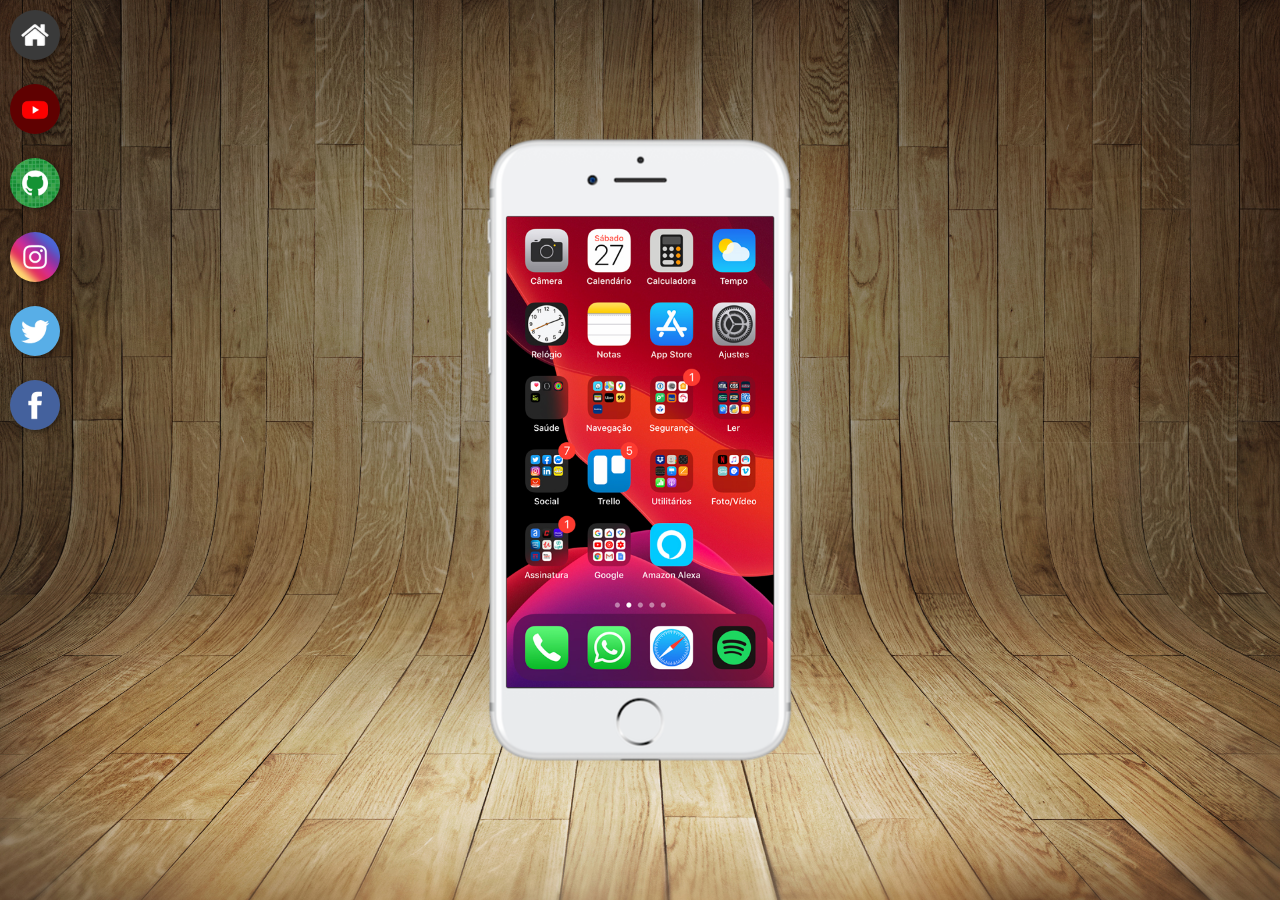
<file: index.html>
<!DOCTYPE html>
<html lang="en">
<head>
    <meta charset="UTF-8">
    <meta http-equiv="X-UA-Compatible" content="IE=edge">
    <meta name="viewport" content="width=device-width, initial-scale=1.0">
    <link rel="shortcut icon" href="favicon.ico" type="image/x-icon">
    <link rel="stylesheet" href="estilos/style.css">
    <title>Projeto redes sociais</title>
</head>
<body>
    <main>
        <section id="telefone">
            <iframe src="home.html" name="tela" id="tela" frameborder="0"></iframe>r
        </section>
        <section id="redes-sociais">
            <a href="#" target="tela"><img src="imagens/logo-home.jpg" alt="Home"></a><br>
            <a href="youtube.html" target="tela"><img src="imagens/logo-youtube.jpg" alt="YouTube"></a><br>
            <a href="github.html" target="tela"><img src="imagens/logo-github.jpg" alt="GitHub"></a><br>
            <a href="instagram.html" target="tela"><img src="imagens/logo-instagram.jpg" alt="Instagram"></a><br>
            <a href="twitter.html" target="tela"><img src="imagens/logo-twitter.jpg" alt="Twitter"></a><br>
            <a href="facebook.html" target="tela"><img src="imagens/logo-facebook.jpg" alt="Facebook"></a>
        </section>
    </main>
</body>
</html>
</file>
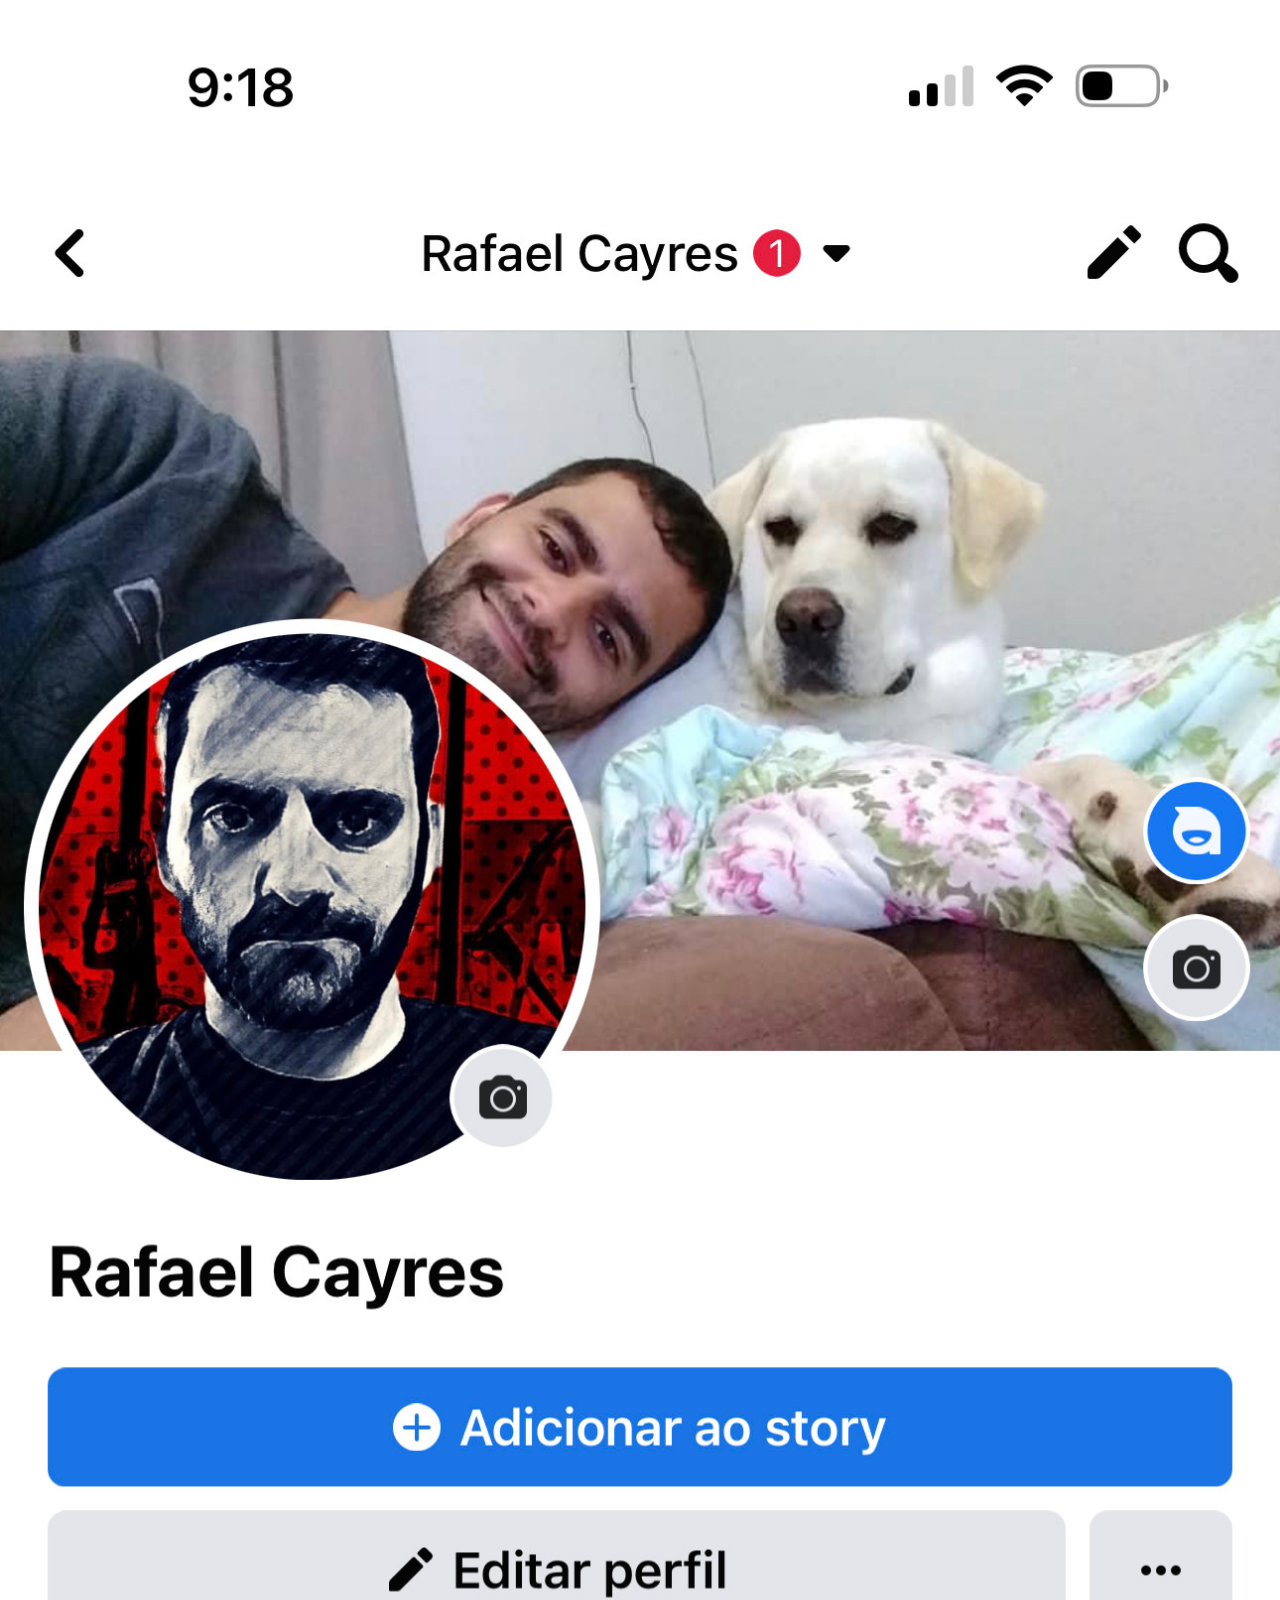
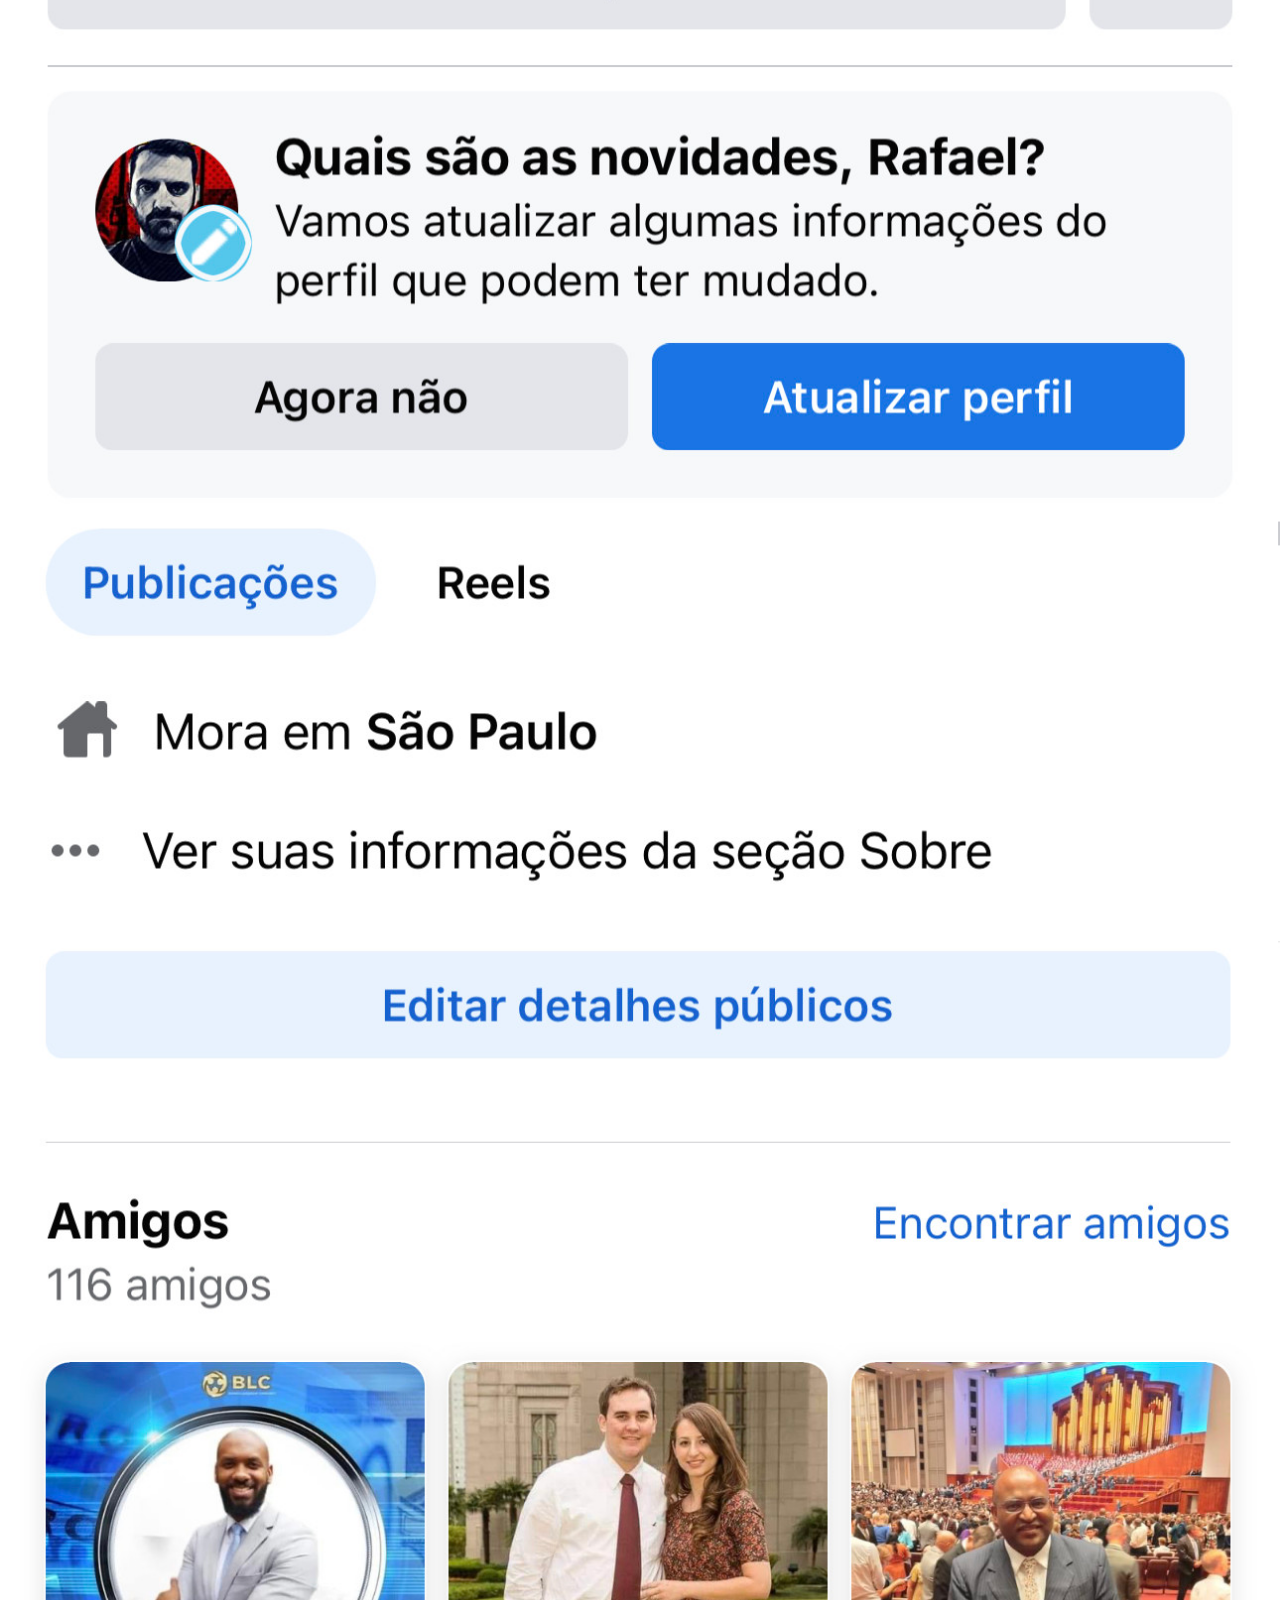
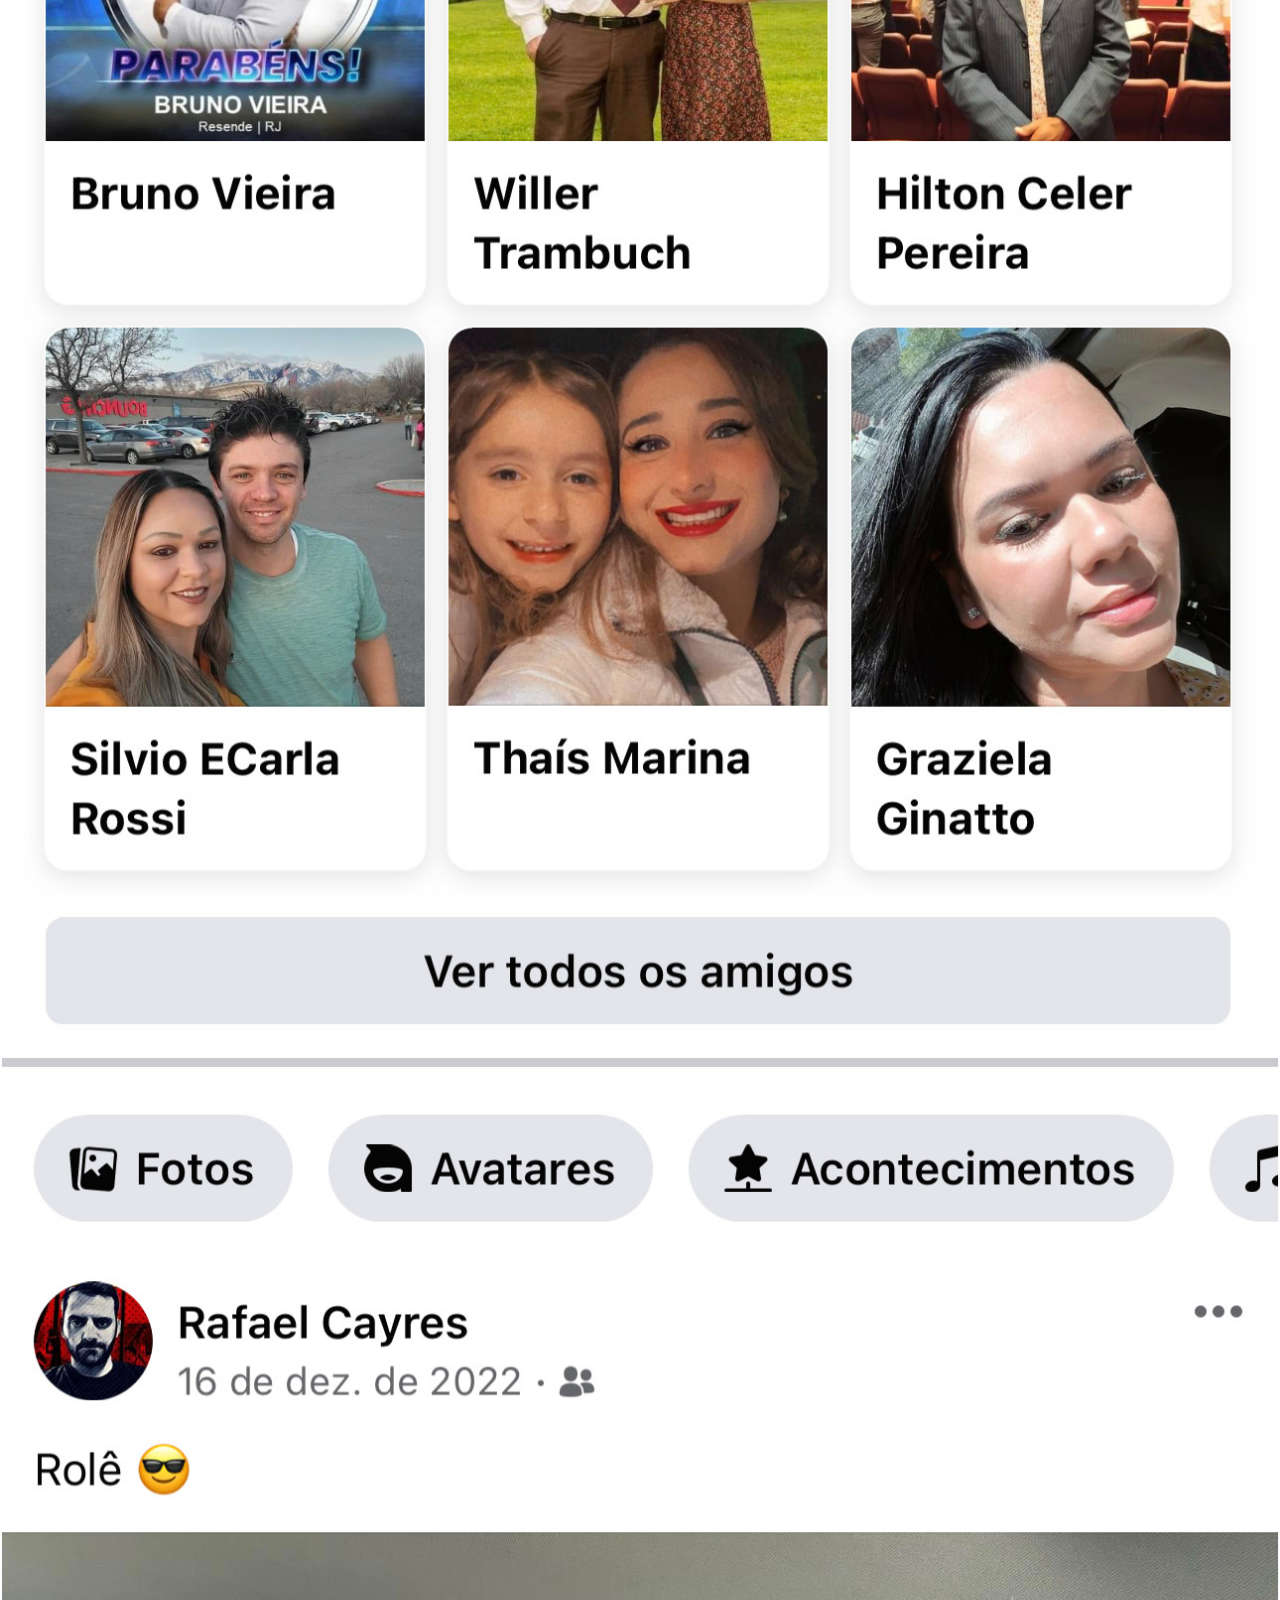
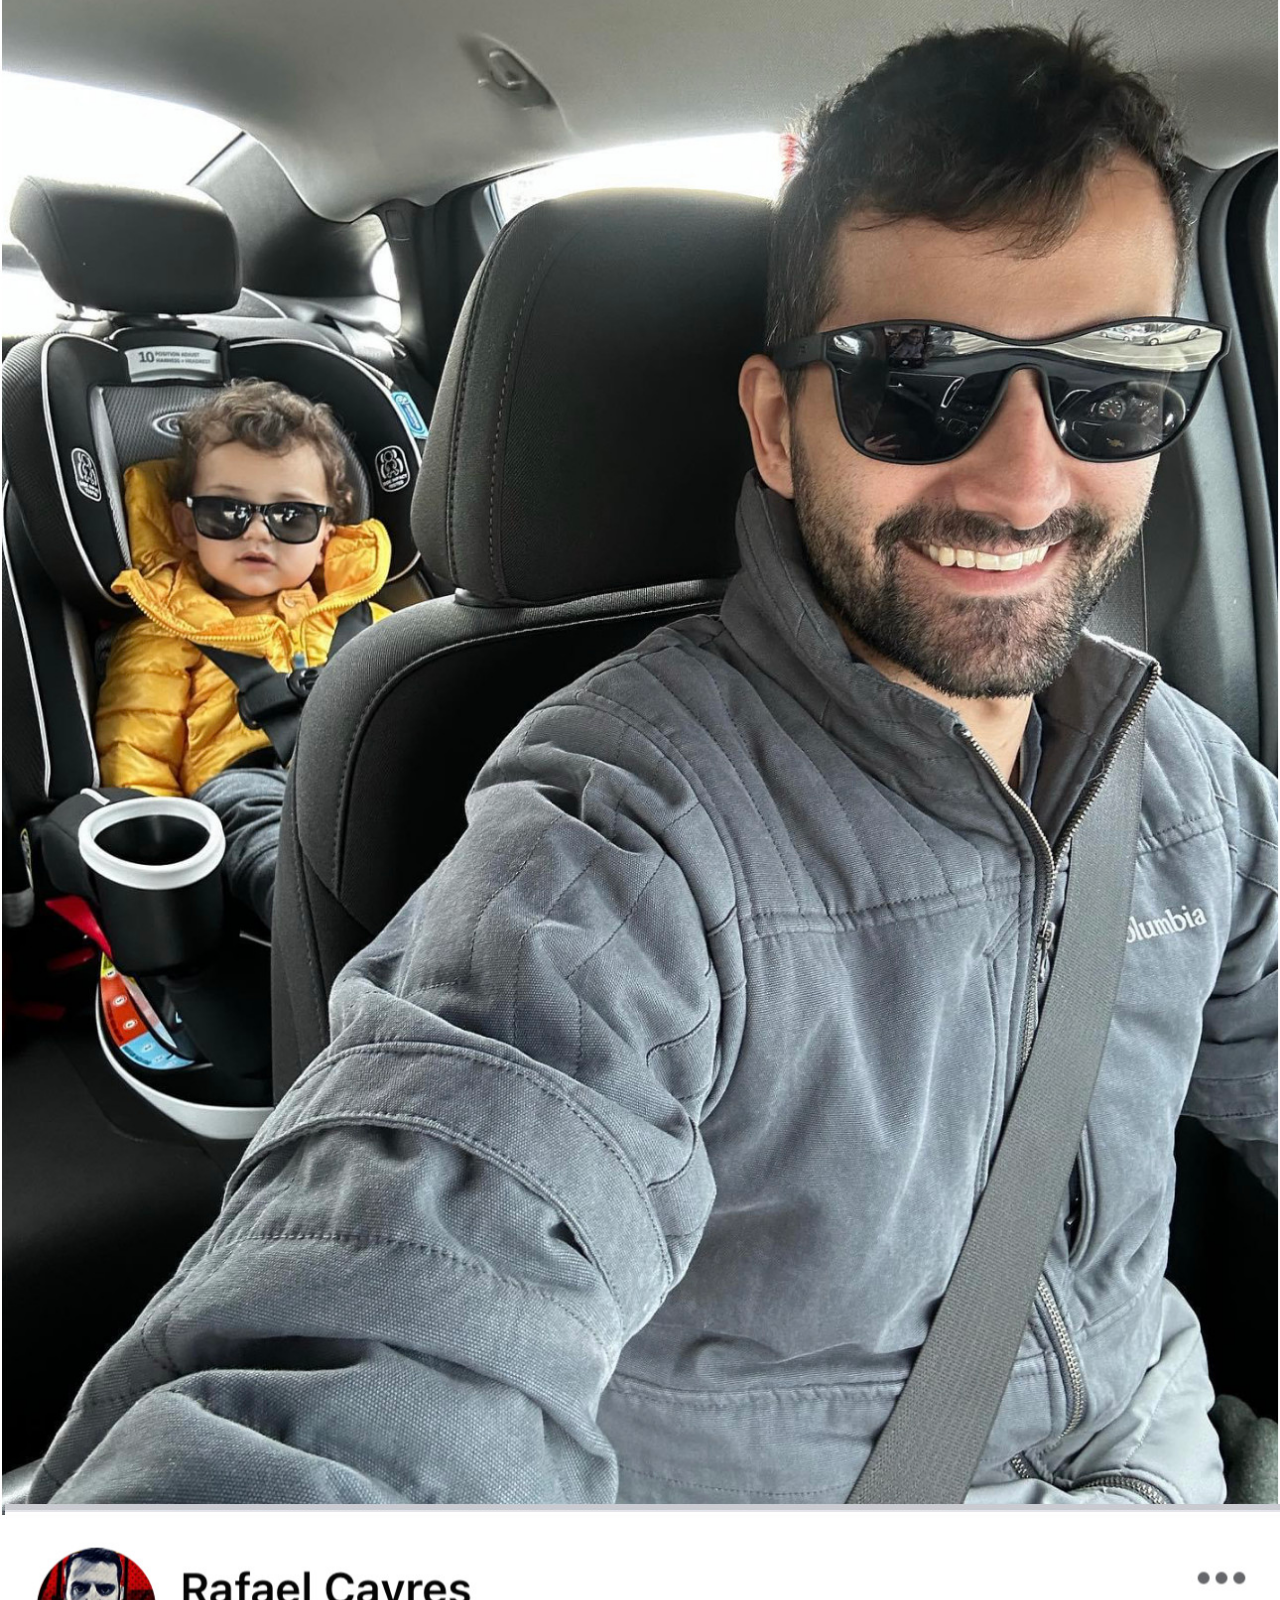
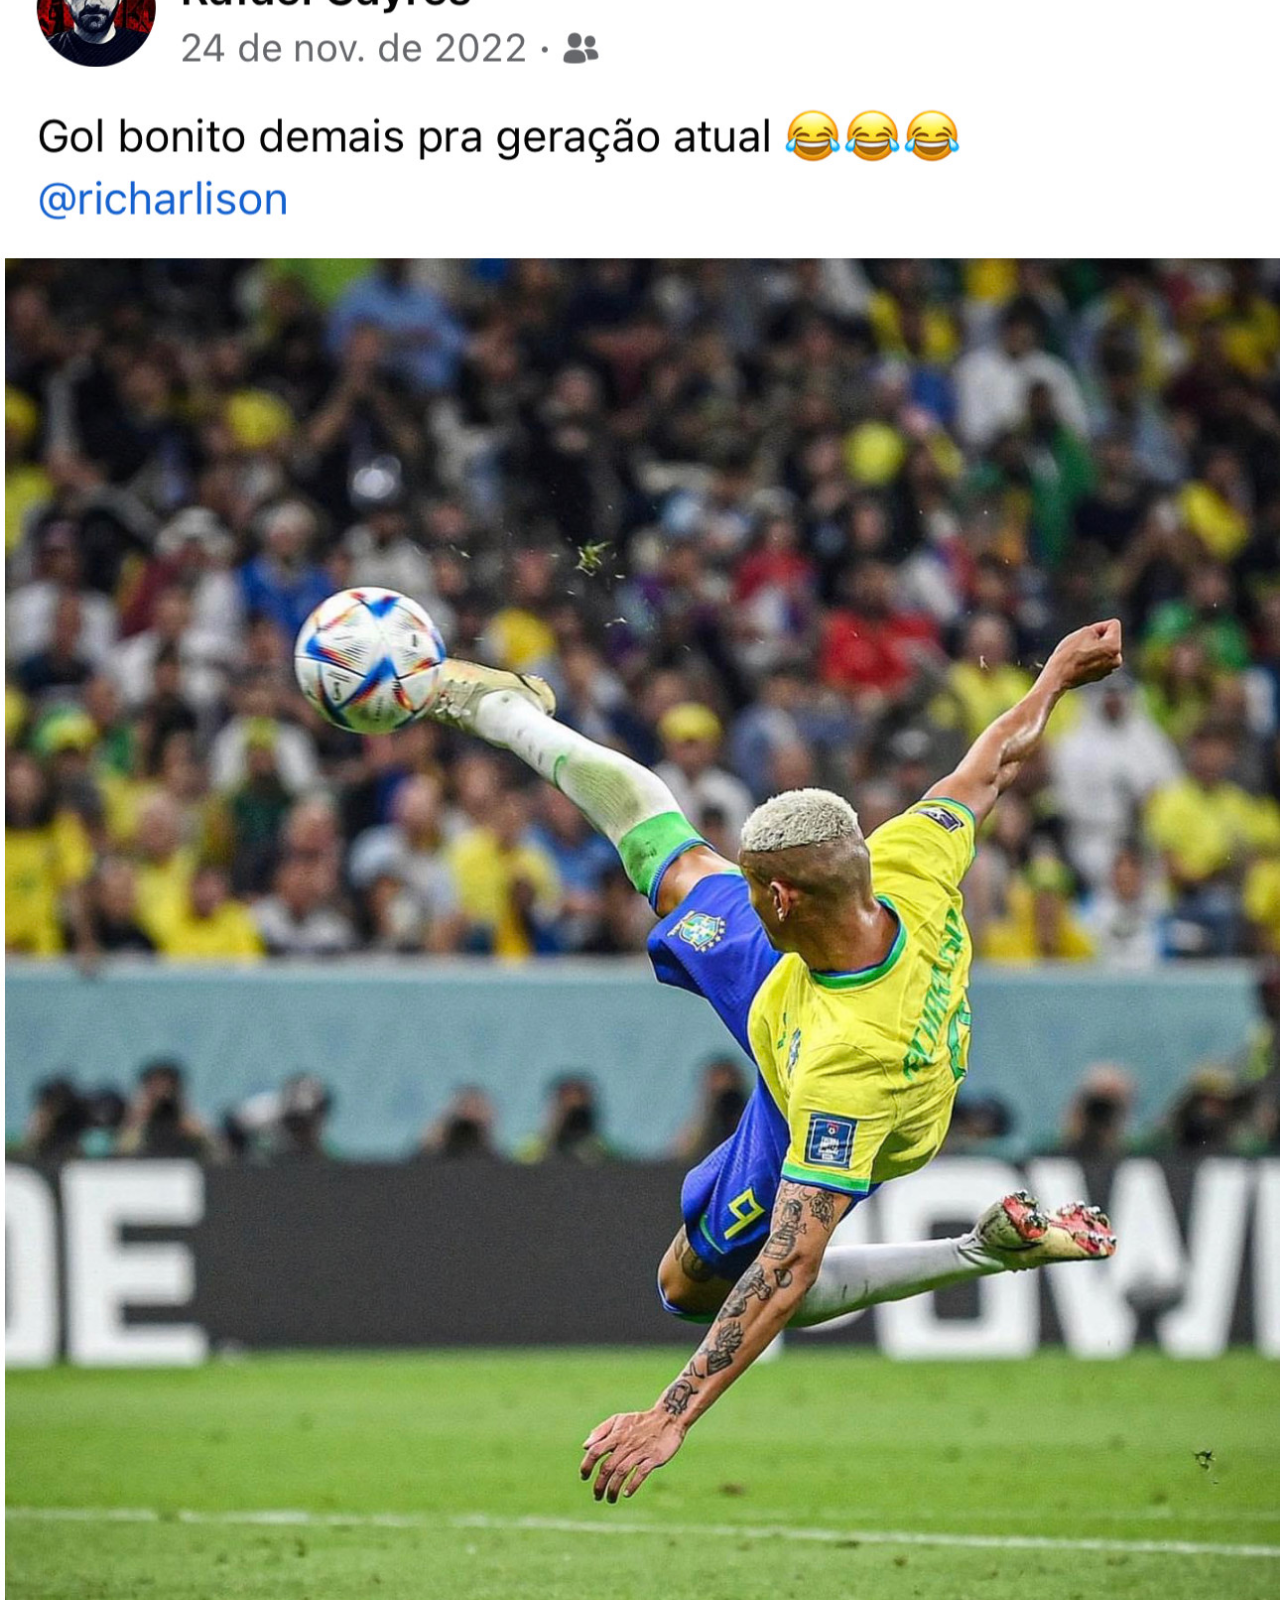
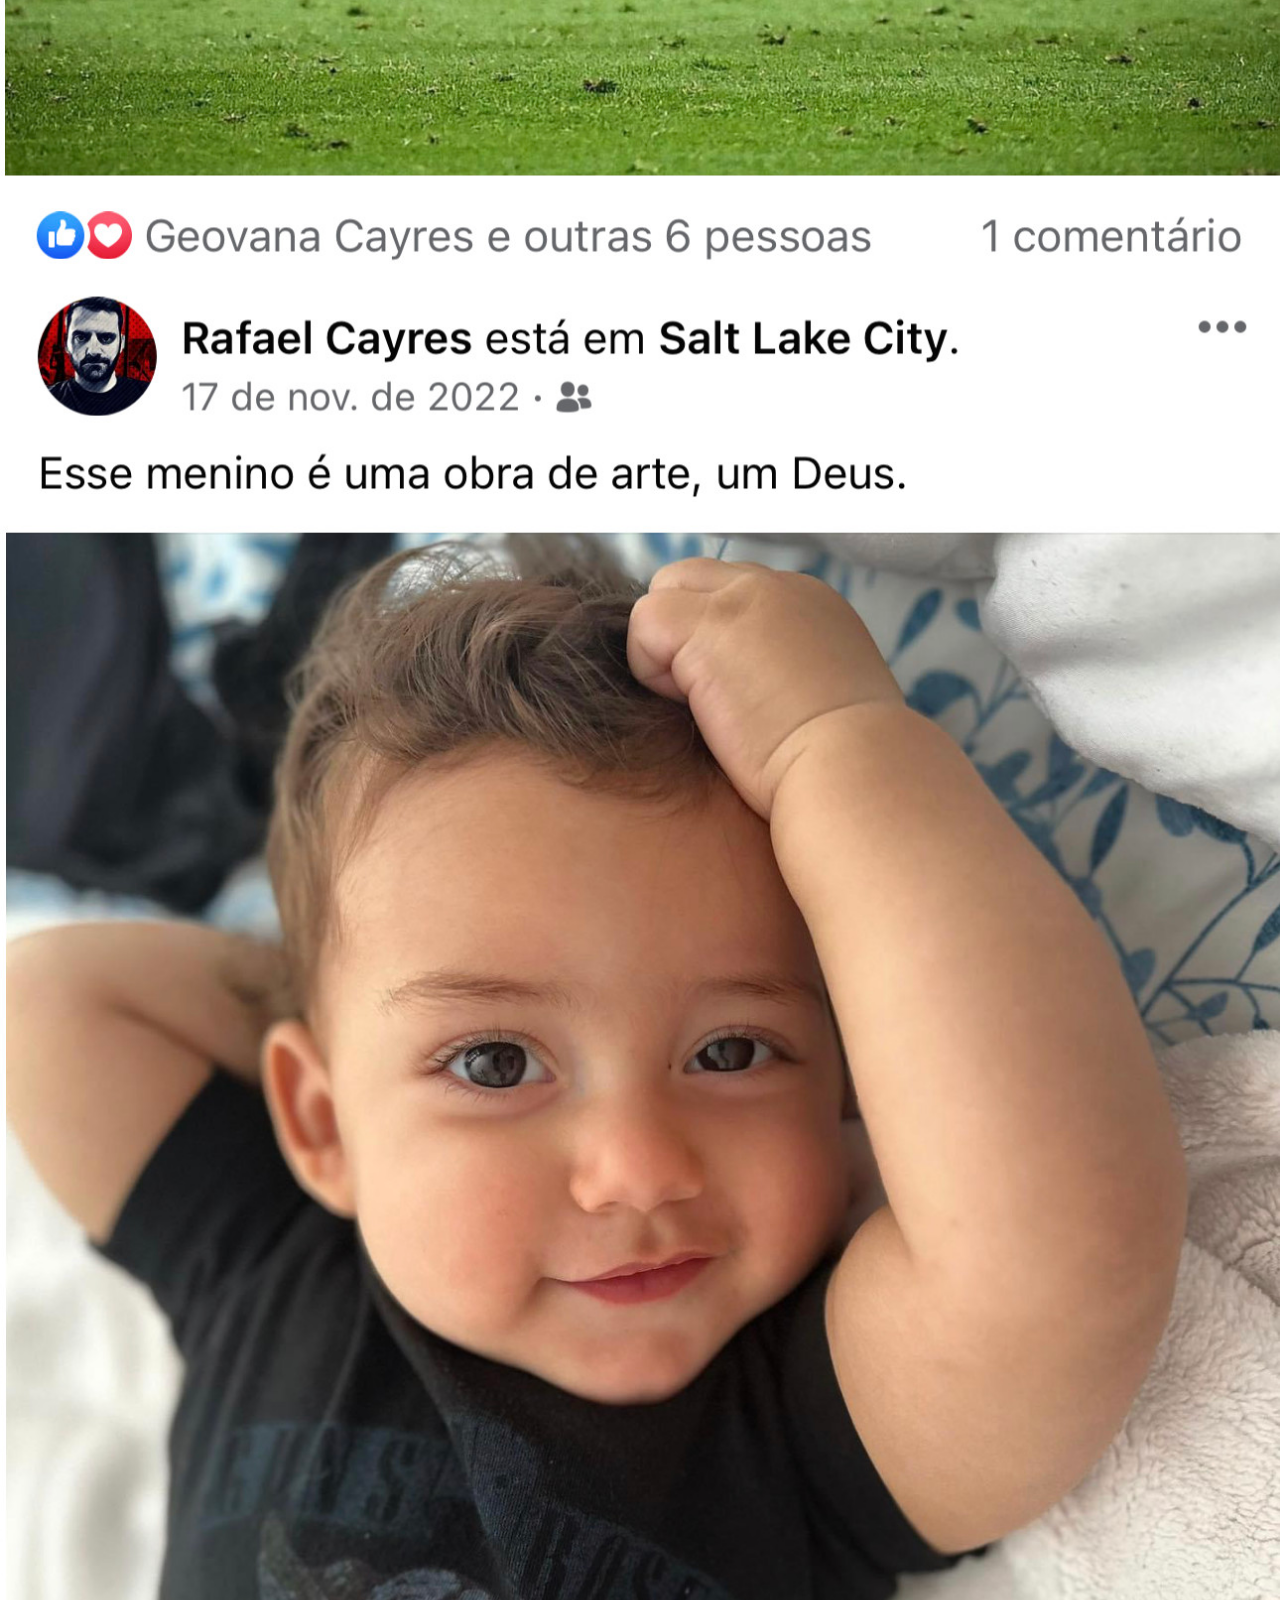
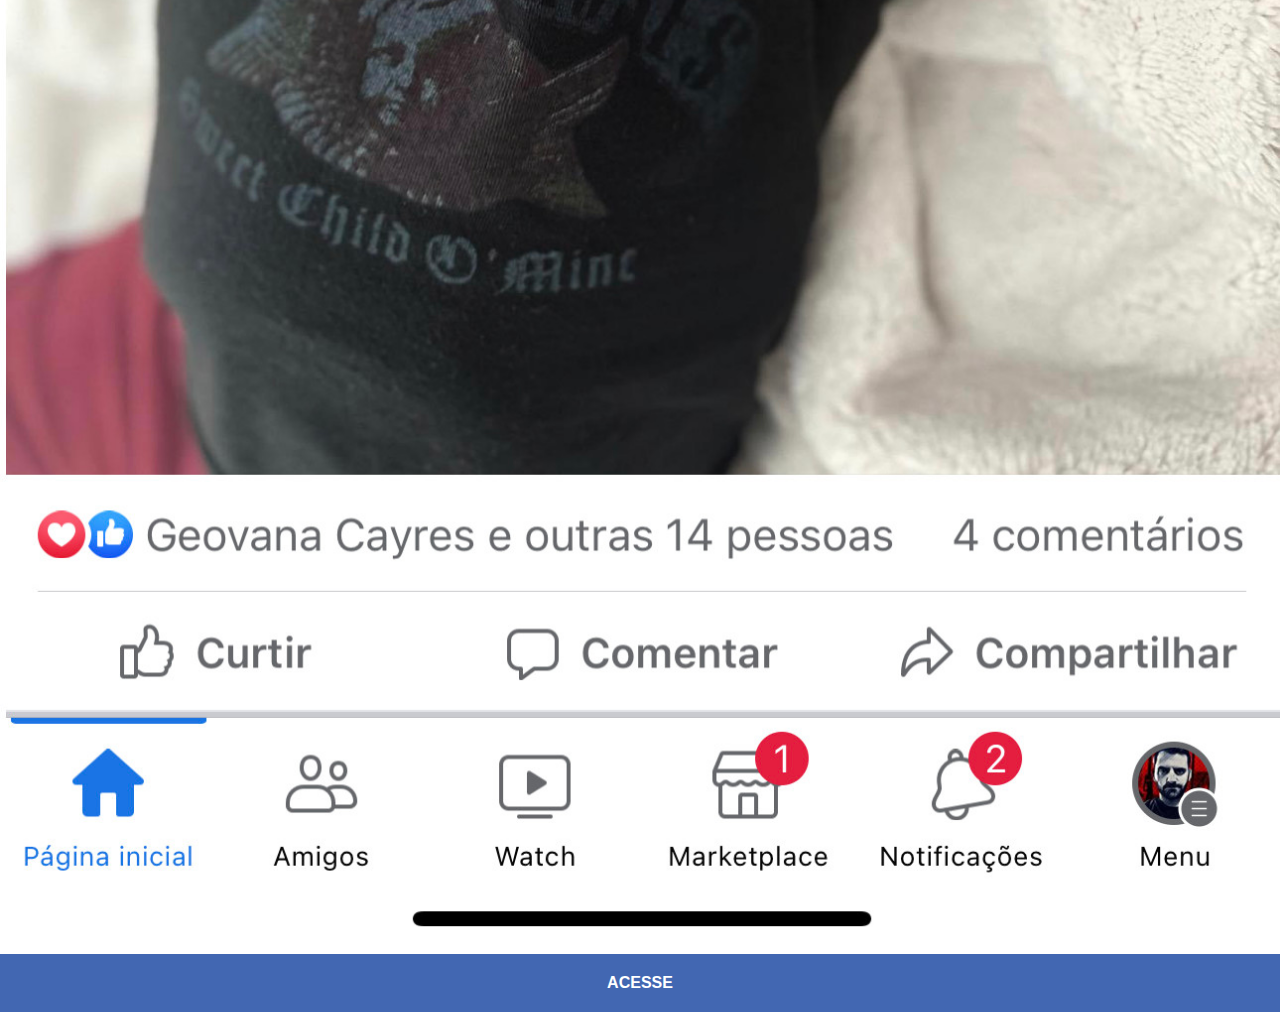
<file: facebook.html>
<!DOCTYPE html>
<html lang="en">
<head>
    <meta charset="UTF-8">
    <meta http-equiv="X-UA-Compatible" content="IE=edge">
    <meta name="viewport" content="width=device-width, initial-scale=1.0">
    <title>Facebook</title>
    <link rel="stylesheet" href="estilos/social.css">
</head>
<body>
    <img src="imagens/tela-facebook.jpg" alt="Facebook">
    <a id="fb" href="https://www.facebook.com/rafael.cayres.731/" target="_blank">ACESSE</a>
</body>
</html>
</file>
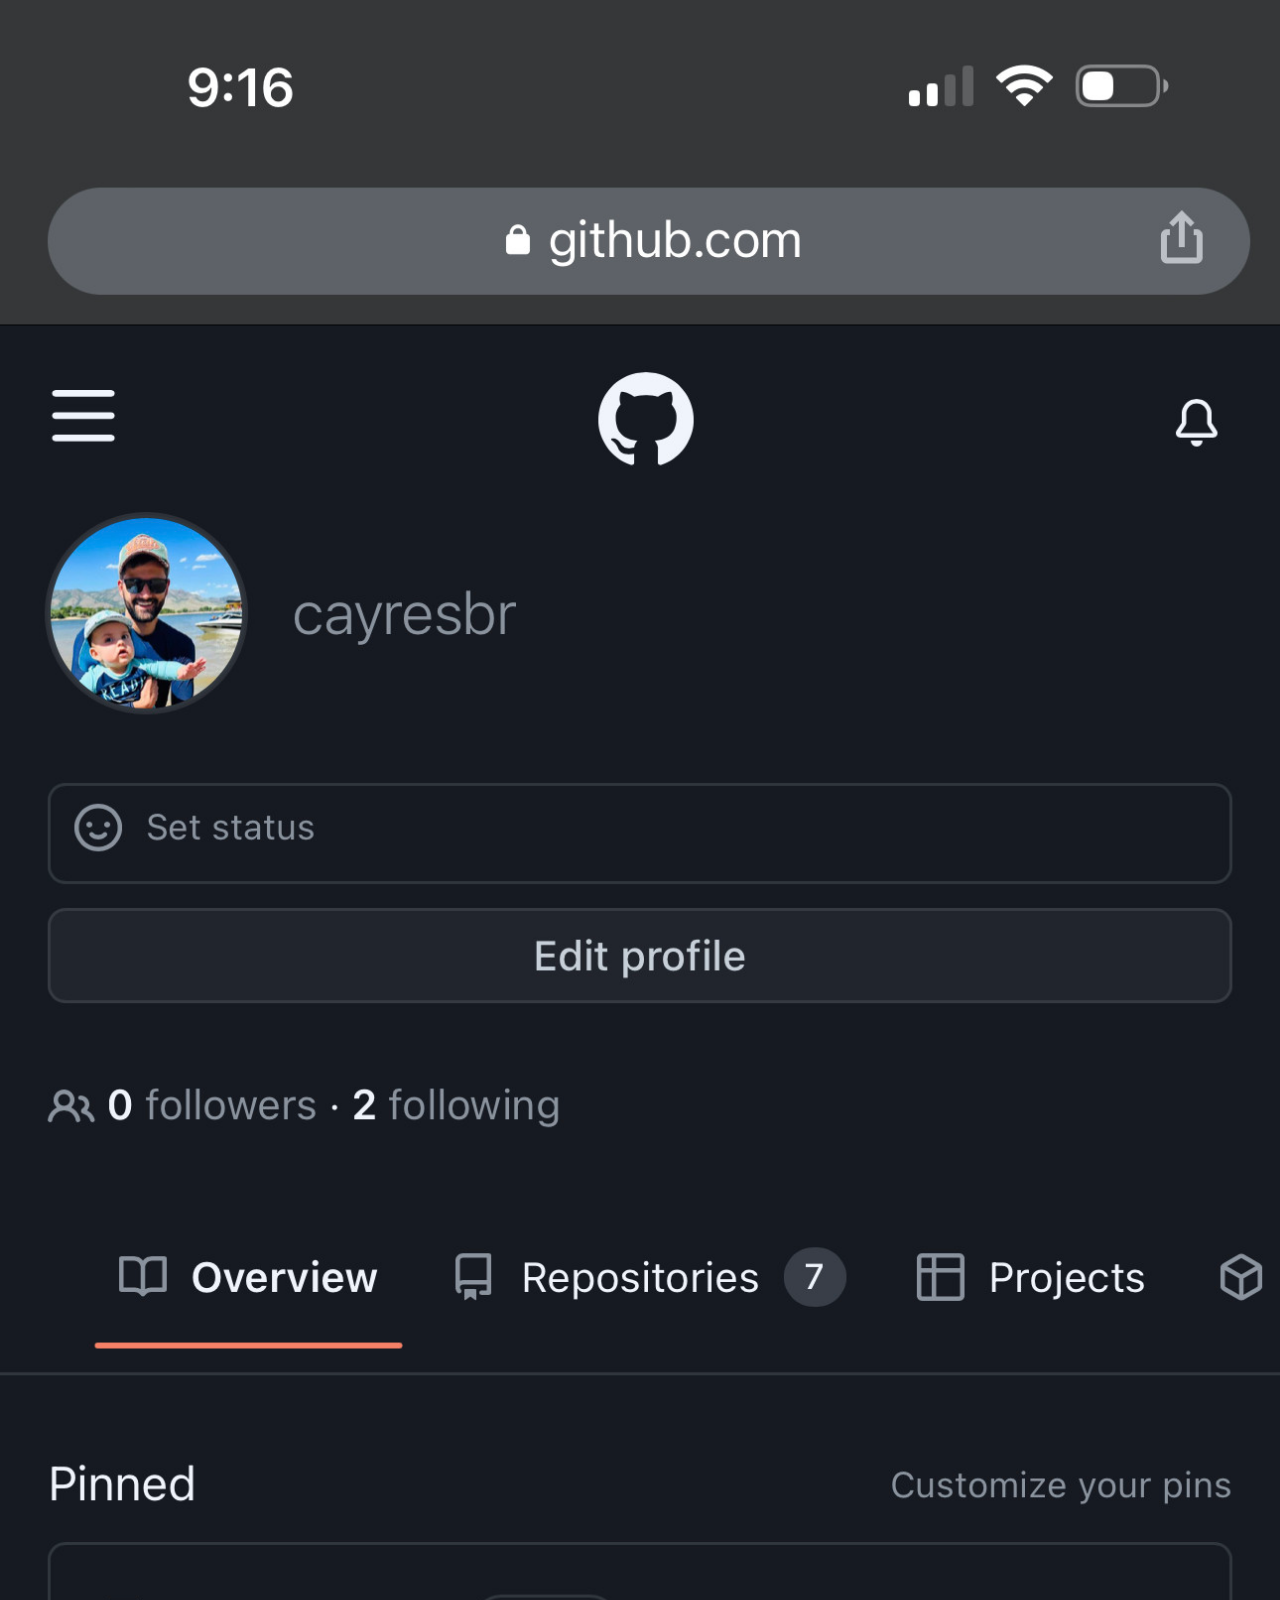
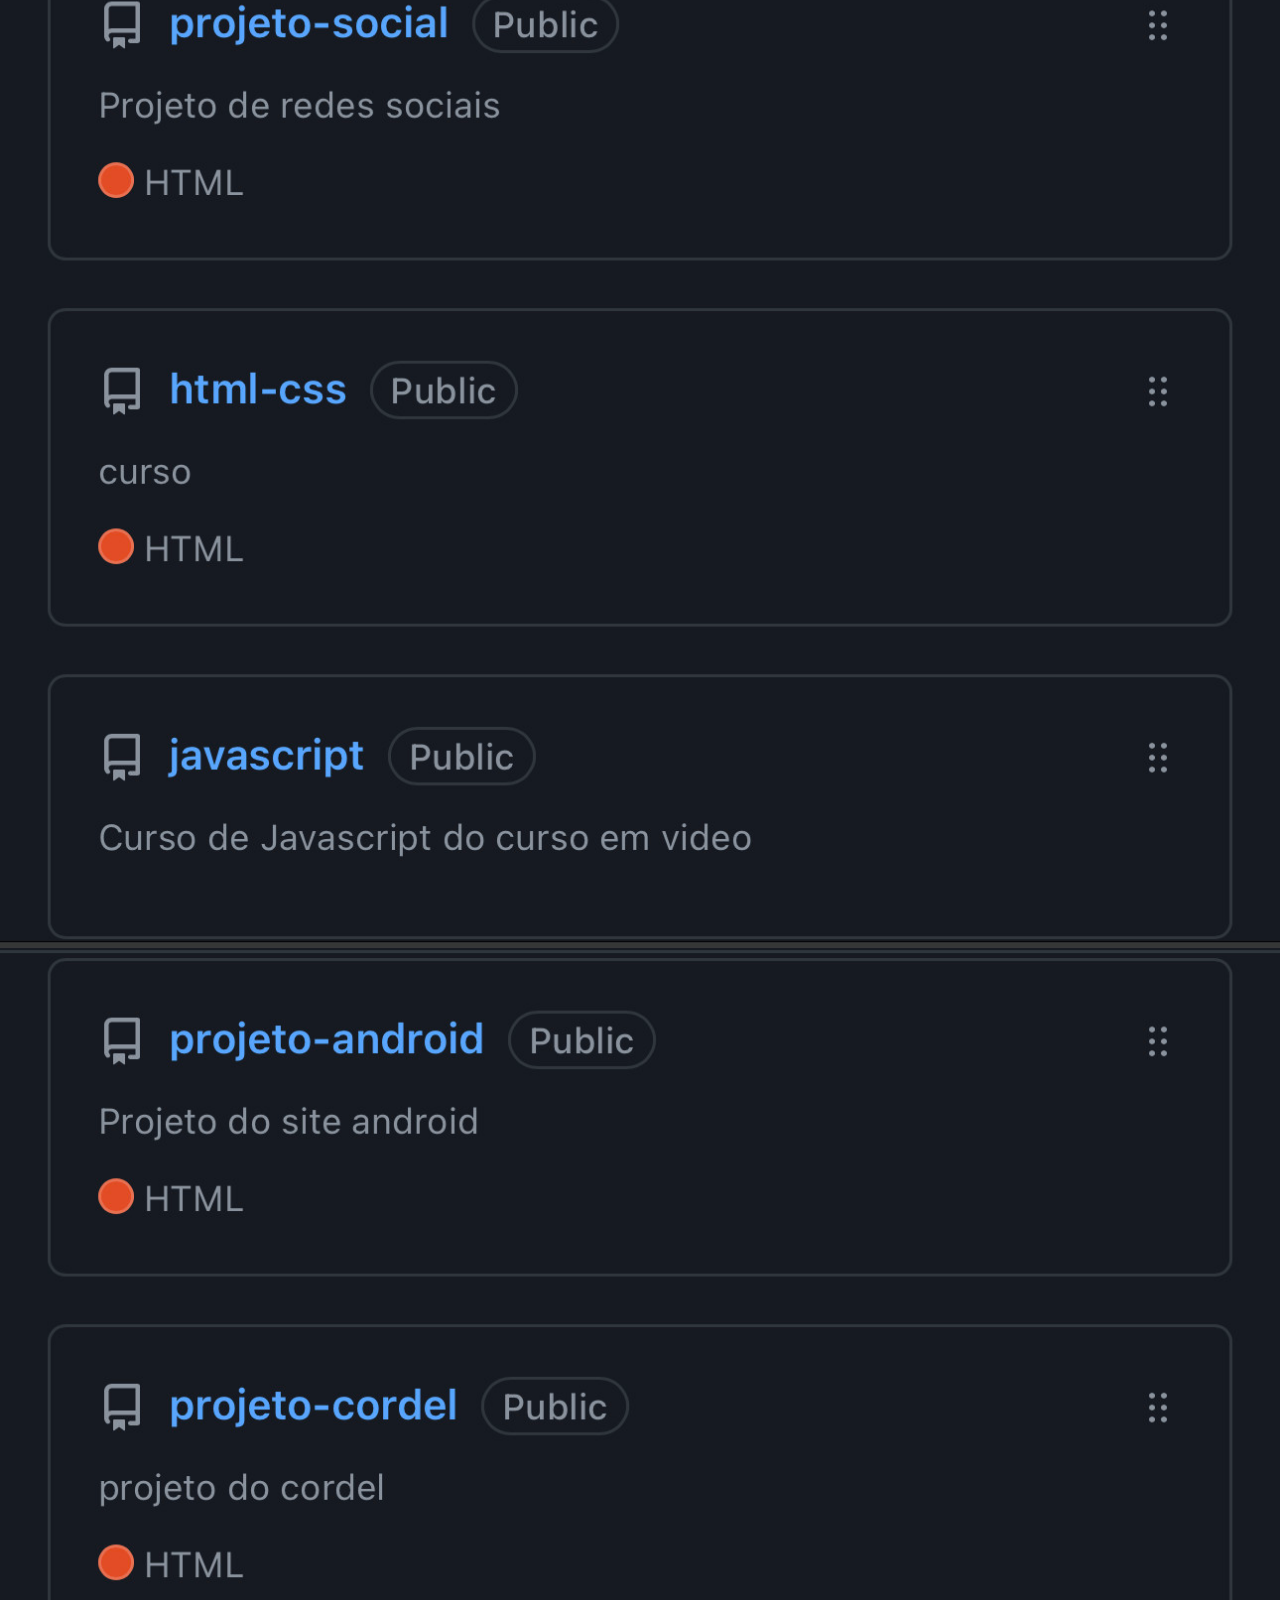
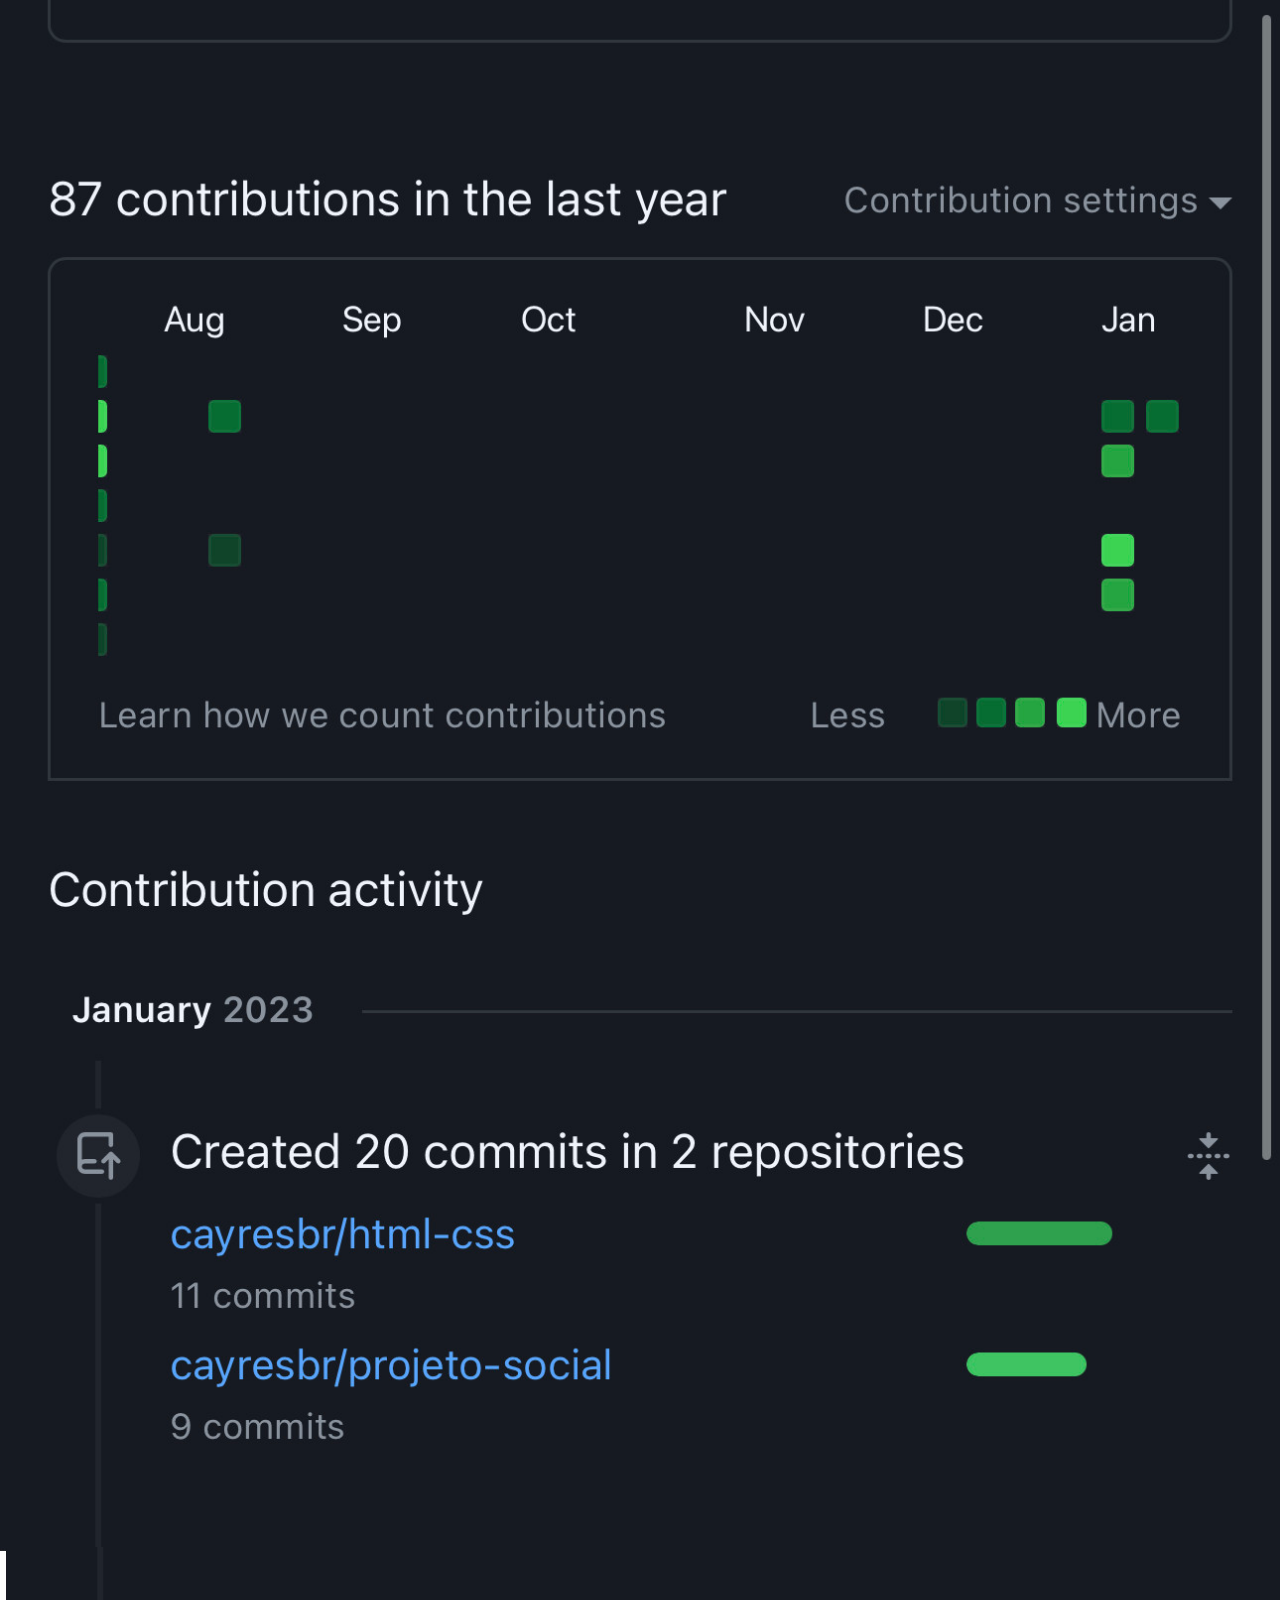
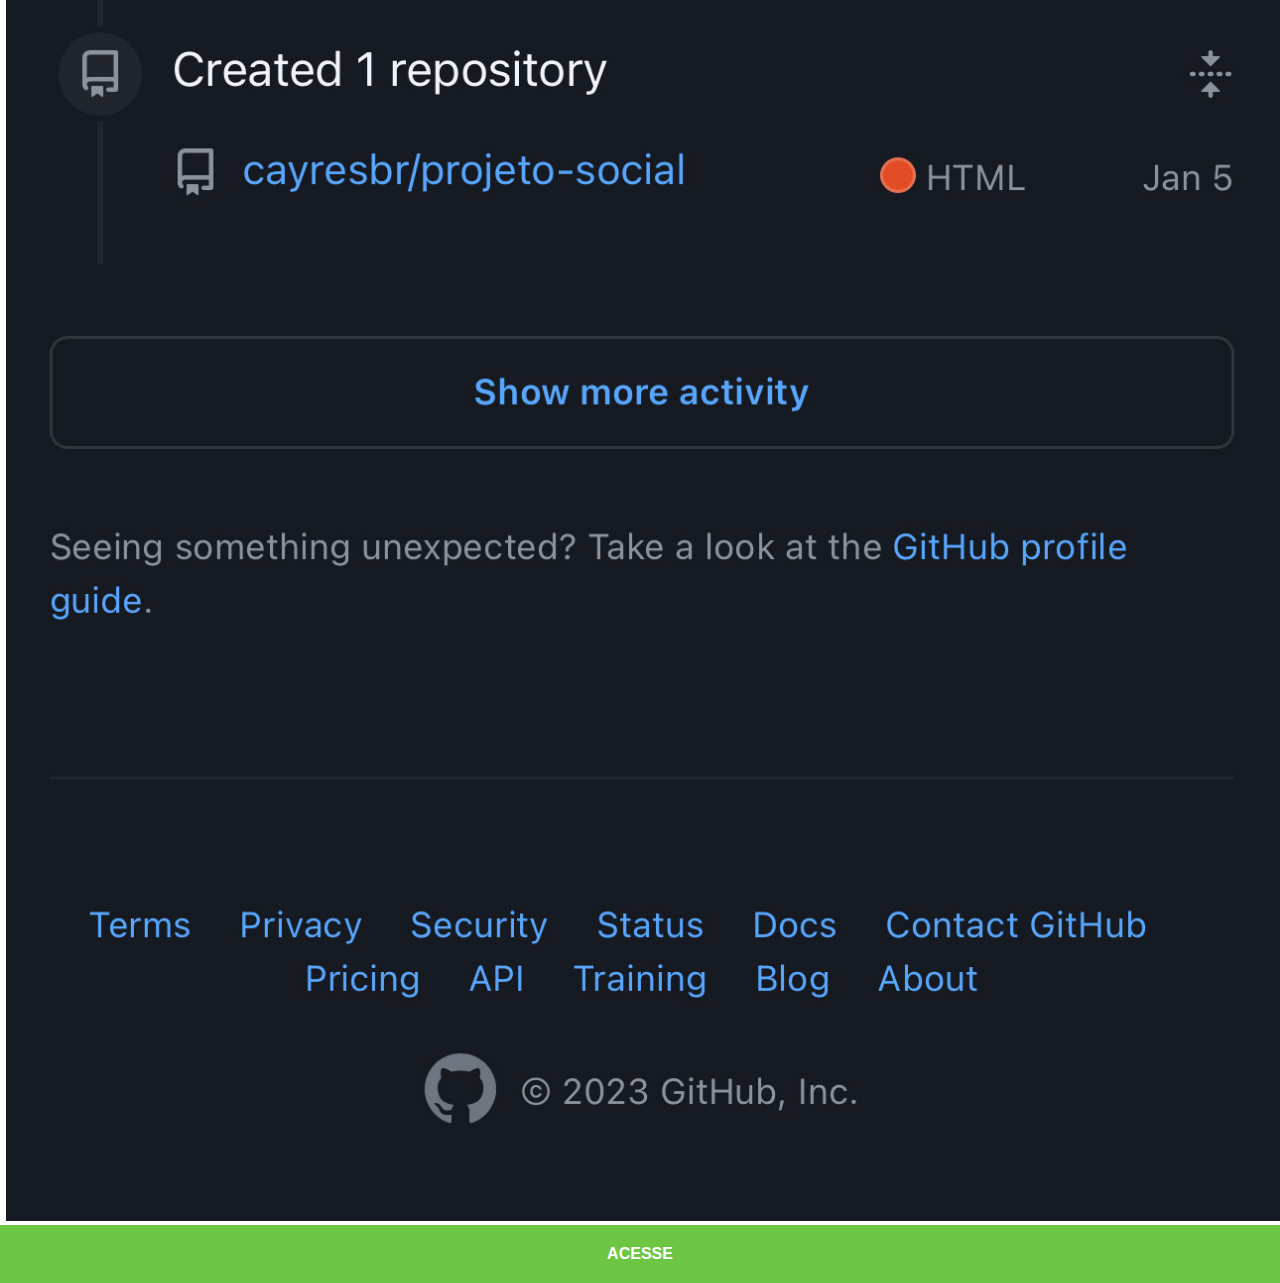
<file: github.html>
<!DOCTYPE html>
<html lang="en">
<head>
    <meta charset="UTF-8">
    <meta http-equiv="X-UA-Compatible" content="IE=edge">
    <meta name="viewport" content="width=device-width, initial-scale=1.0">
    <title>GitHub</title>
    <link rel="stylesheet" href="estilos/social.css">
</head>
<body>
    <img src="imagens/tela-github.jpg" alt="GitHub">
    <a id="gh" href="https://github.com/cayresbr" target="_blank">ACESSE</a>
</body>
</html>
</file>
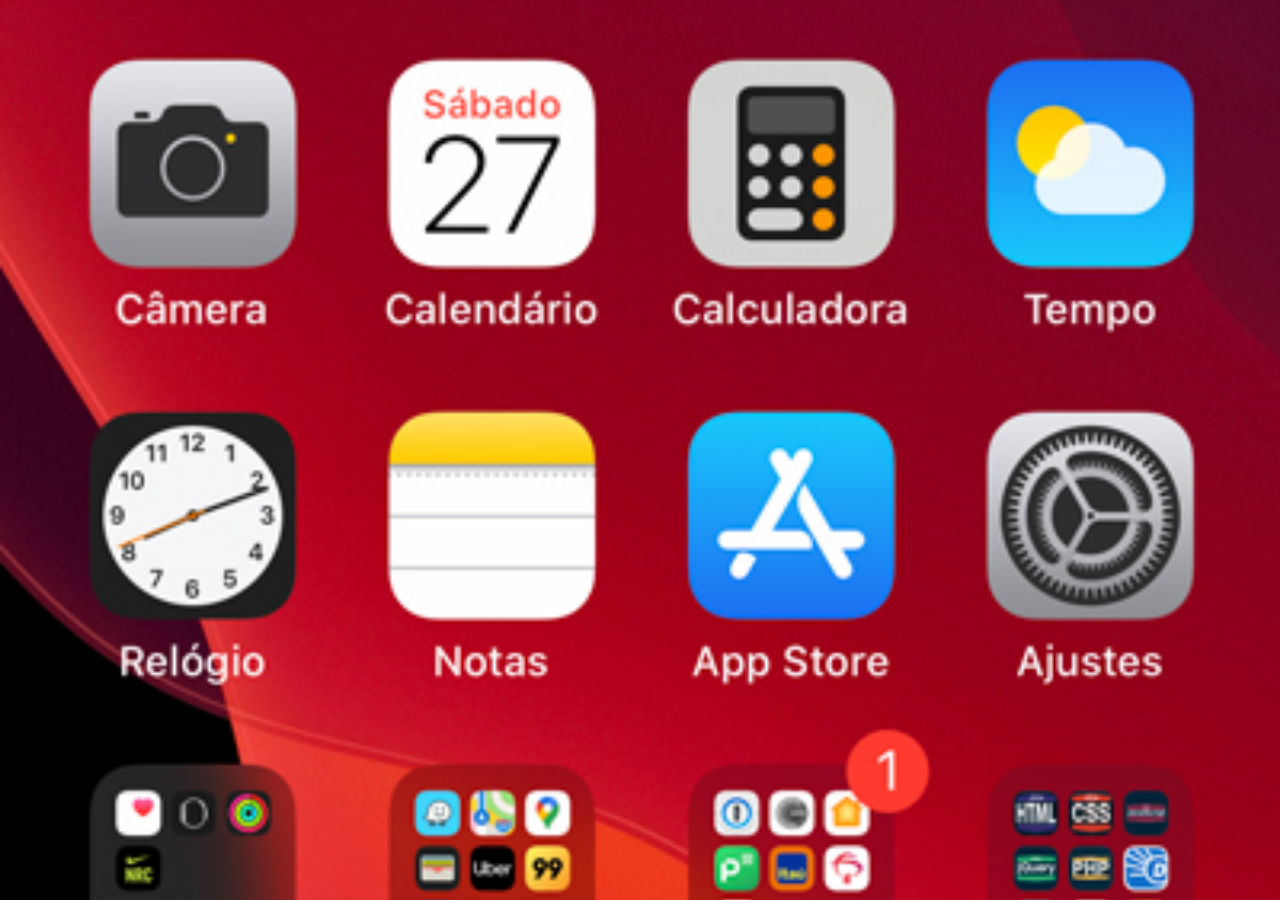
<file: home.html>
<!DOCTYPE html>
<html lang="en">
<head>
    <meta charset="UTF-8">
    <meta http-equiv="X-UA-Compatible" content="IE=edge">
    <meta name="viewport" content="width=device-width, initial-scale=1.0">
    <title>Home</title>
    <style>
        * {
            margin: 0px;
            padding: 0px;
        }
        body {
            width: 100vw;
            height: 100vh;
            background: black url('imagens/tela-home.jpg') no-repeat
            top center;
            background-size: cover;
        }
    </style>
</head>
<body>
    
</body>
</html>
</file>
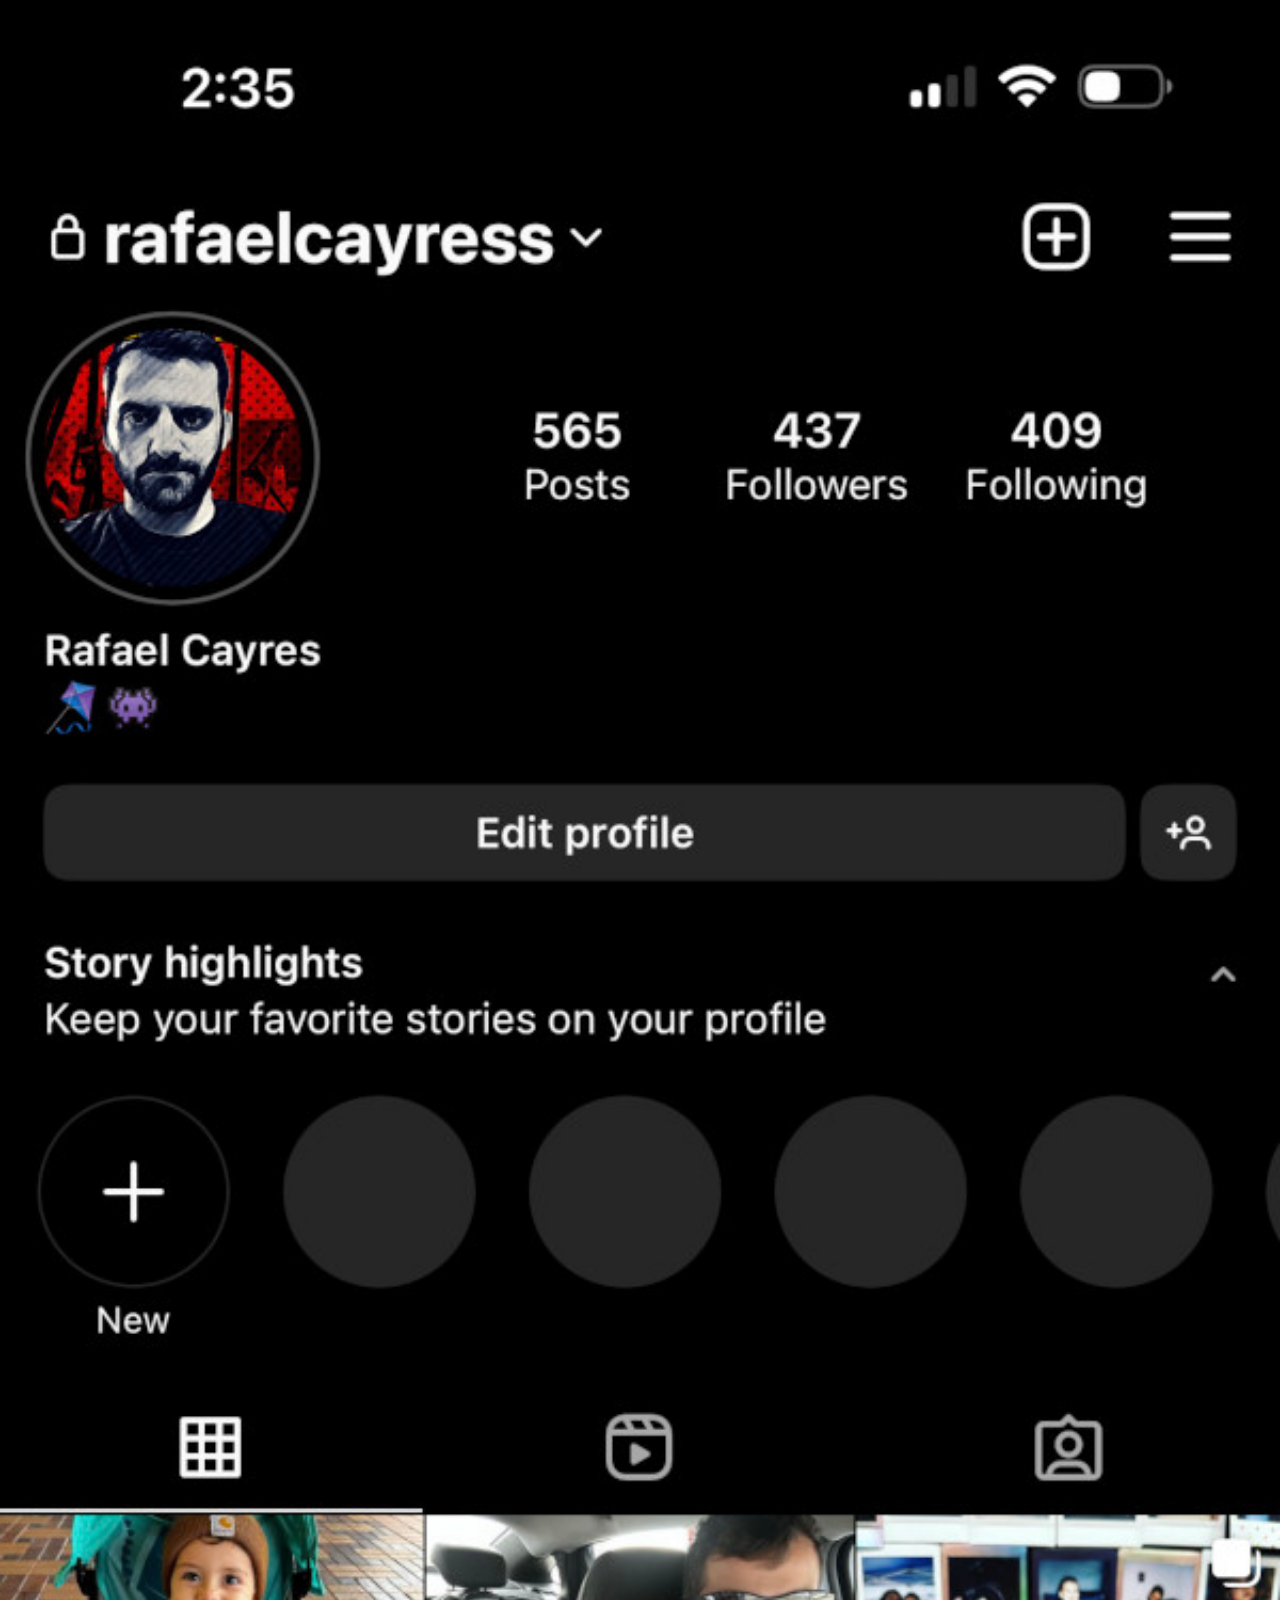
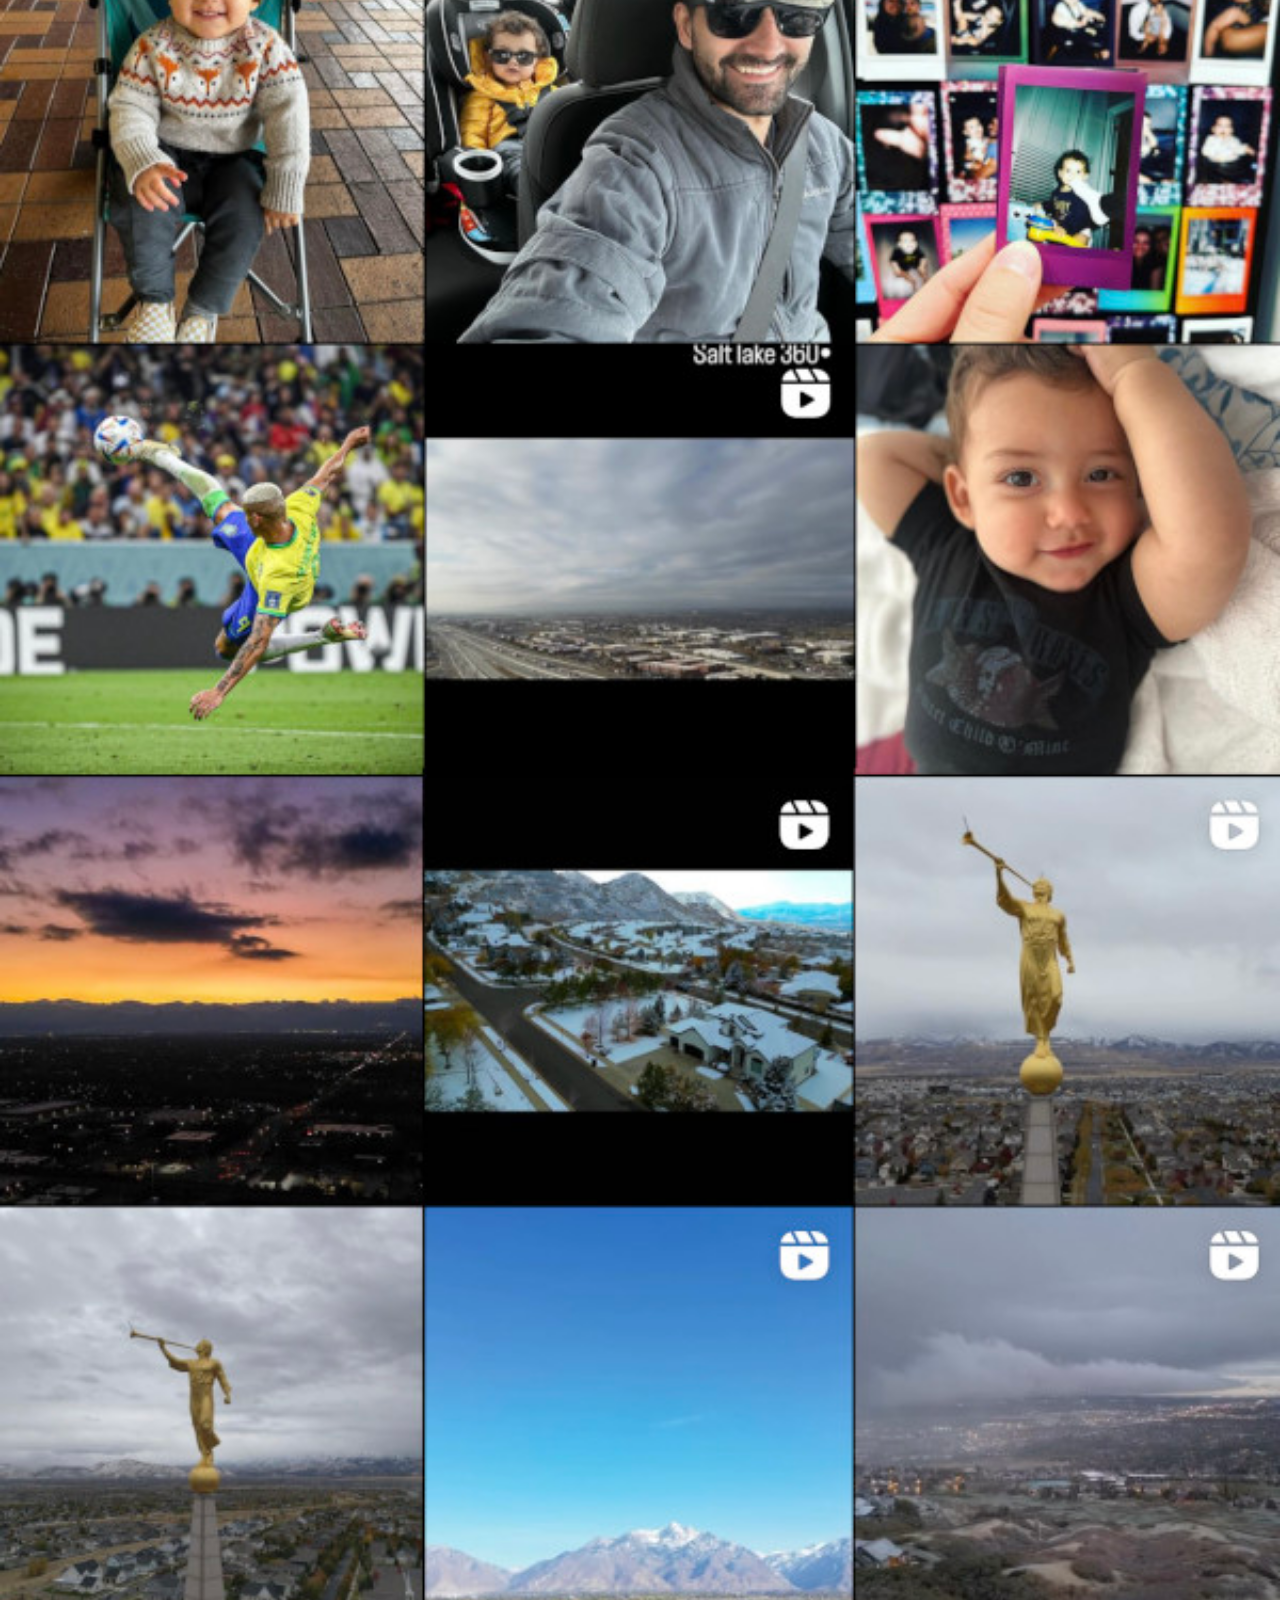
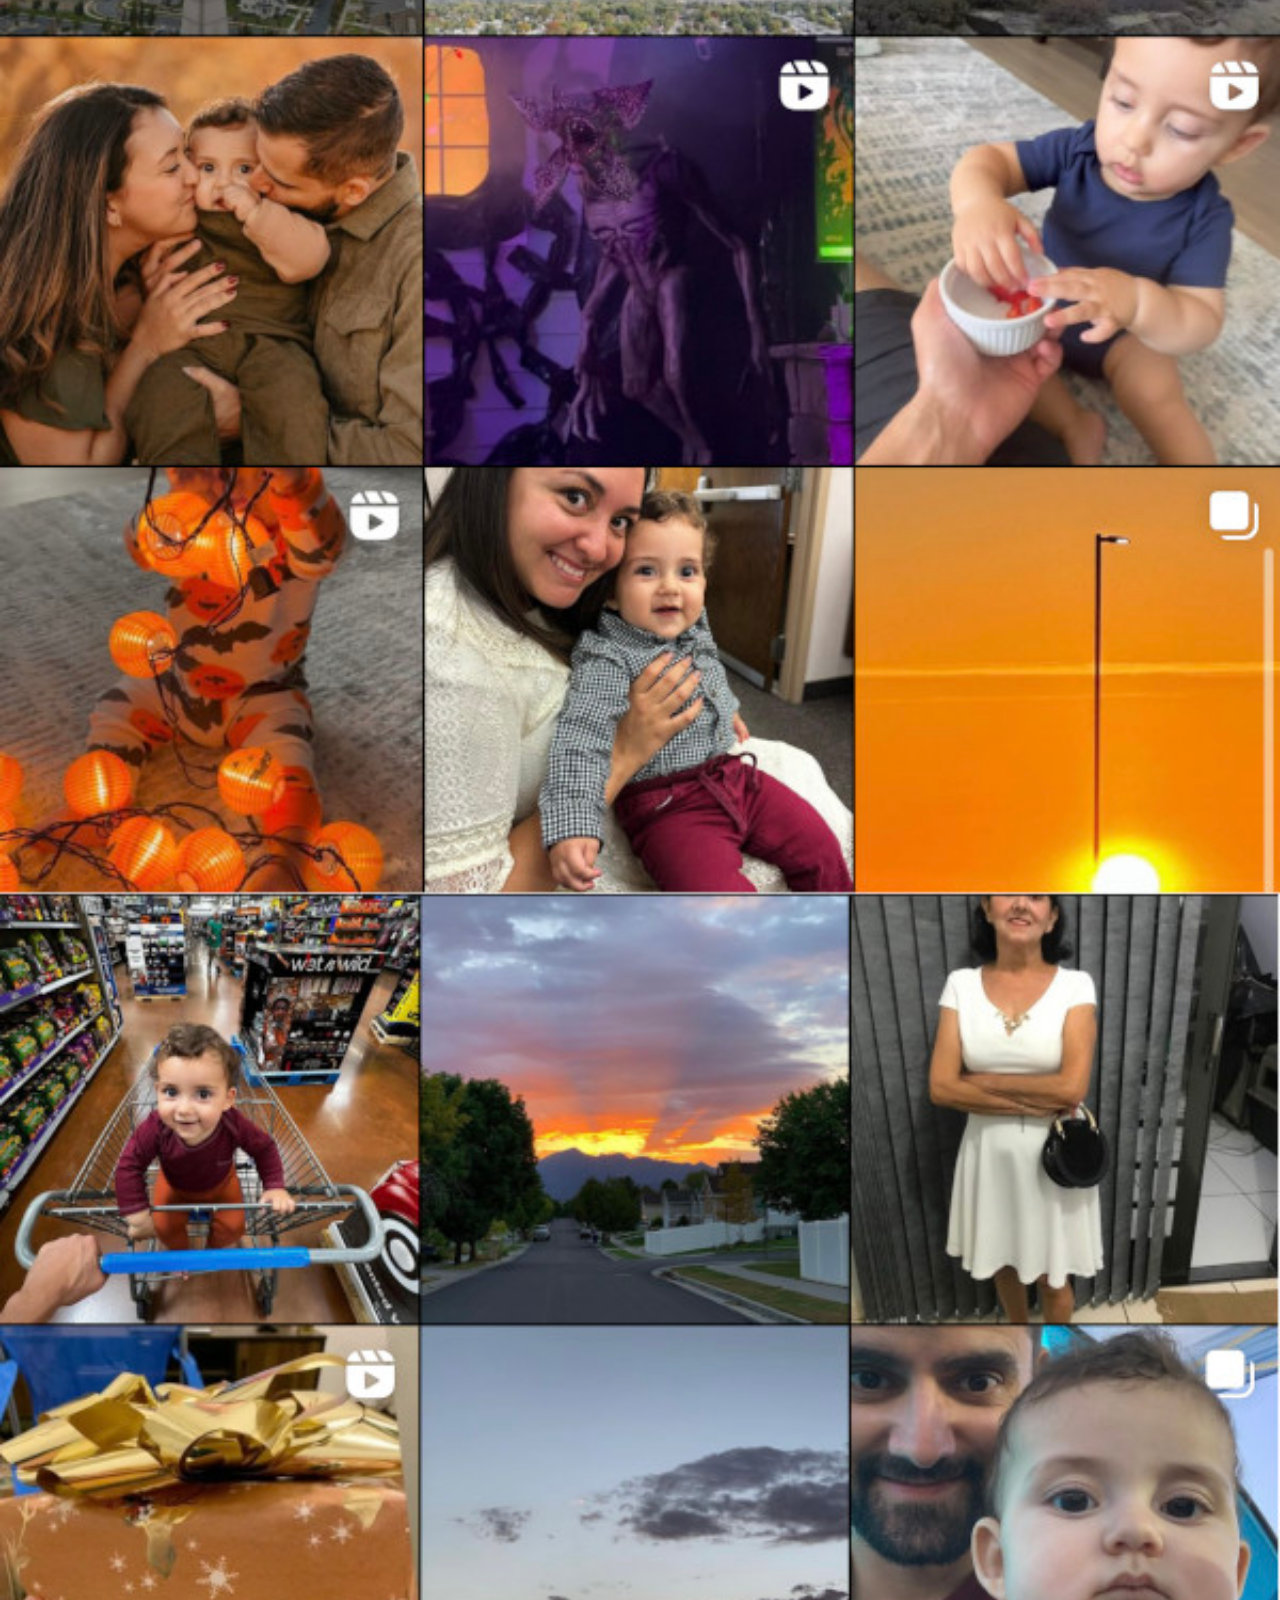
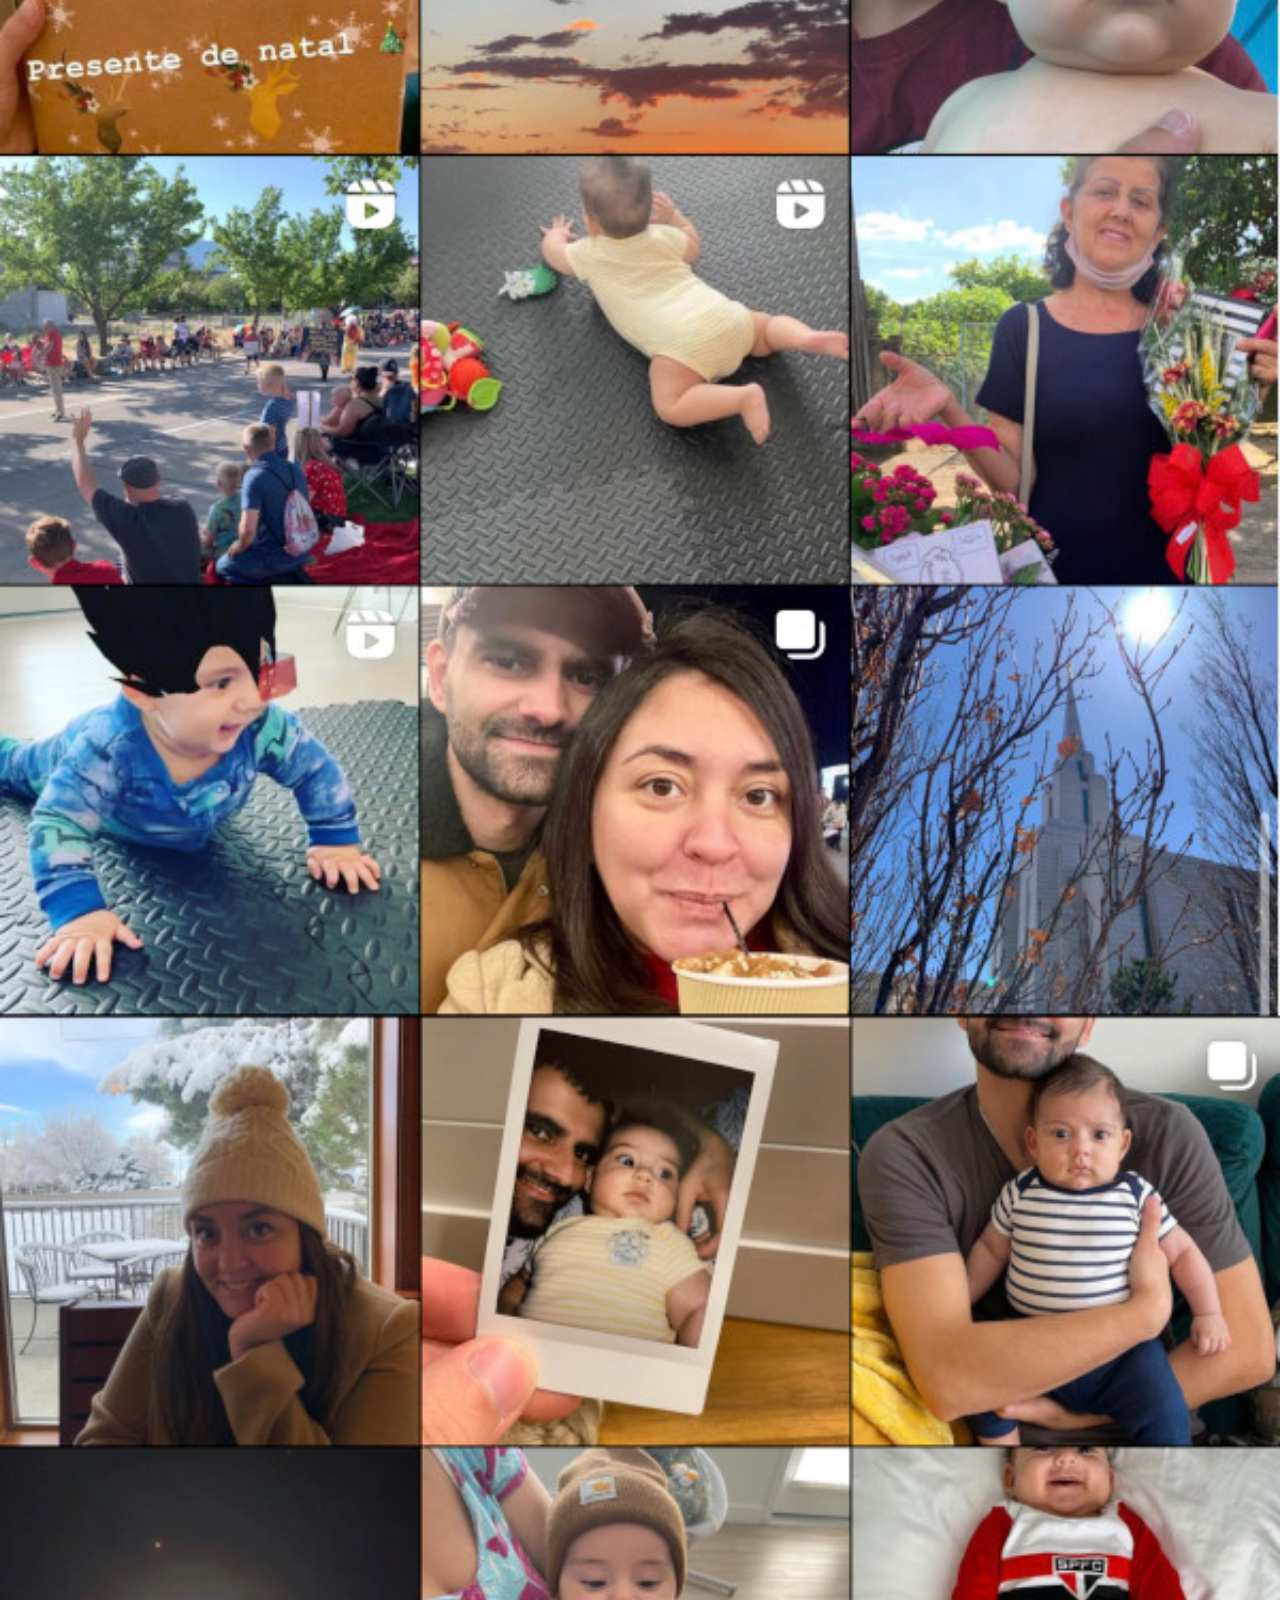
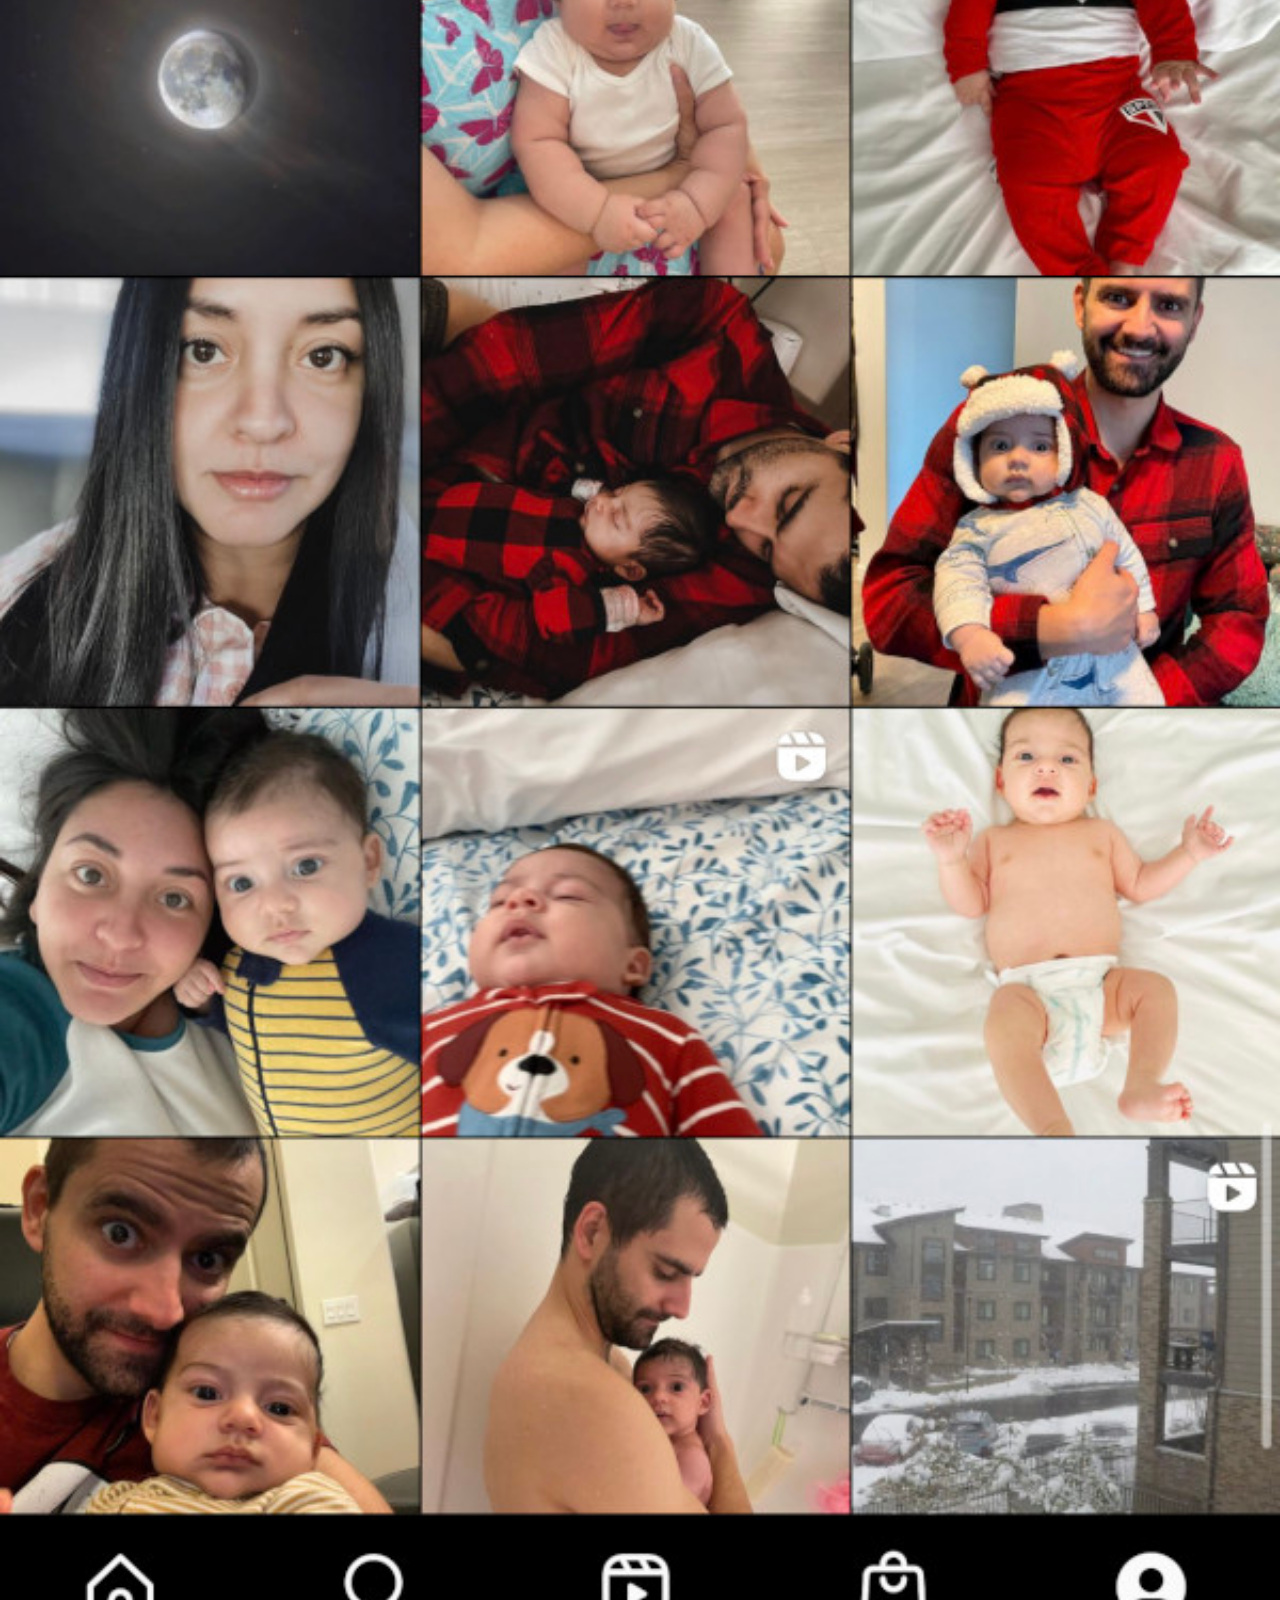
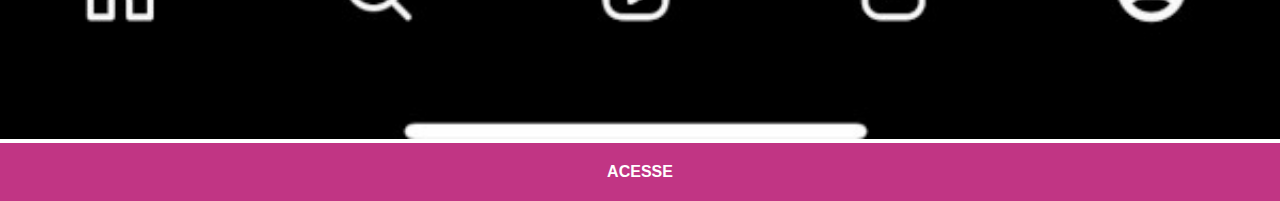
<file: instagram.html>
<!DOCTYPE html>
<html lang="en">
<head>
    <meta charset="UTF-8">
    <meta http-equiv="X-UA-Compatible" content="IE=edge">
    <meta name="viewport" content="width=device-width, initial-scale=1.0">
    <title>Instagram</title>
    <link rel="stylesheet" href="estilos/social.css">
</head>
<body>
    <img src="imagens/tela-instagram.jpg" alt="Instagram">
    <a id="inst" href="https://www.instagram.com/rafaelcayress/" target="_blank">ACESSE</a>
</body>
</html>
</file>
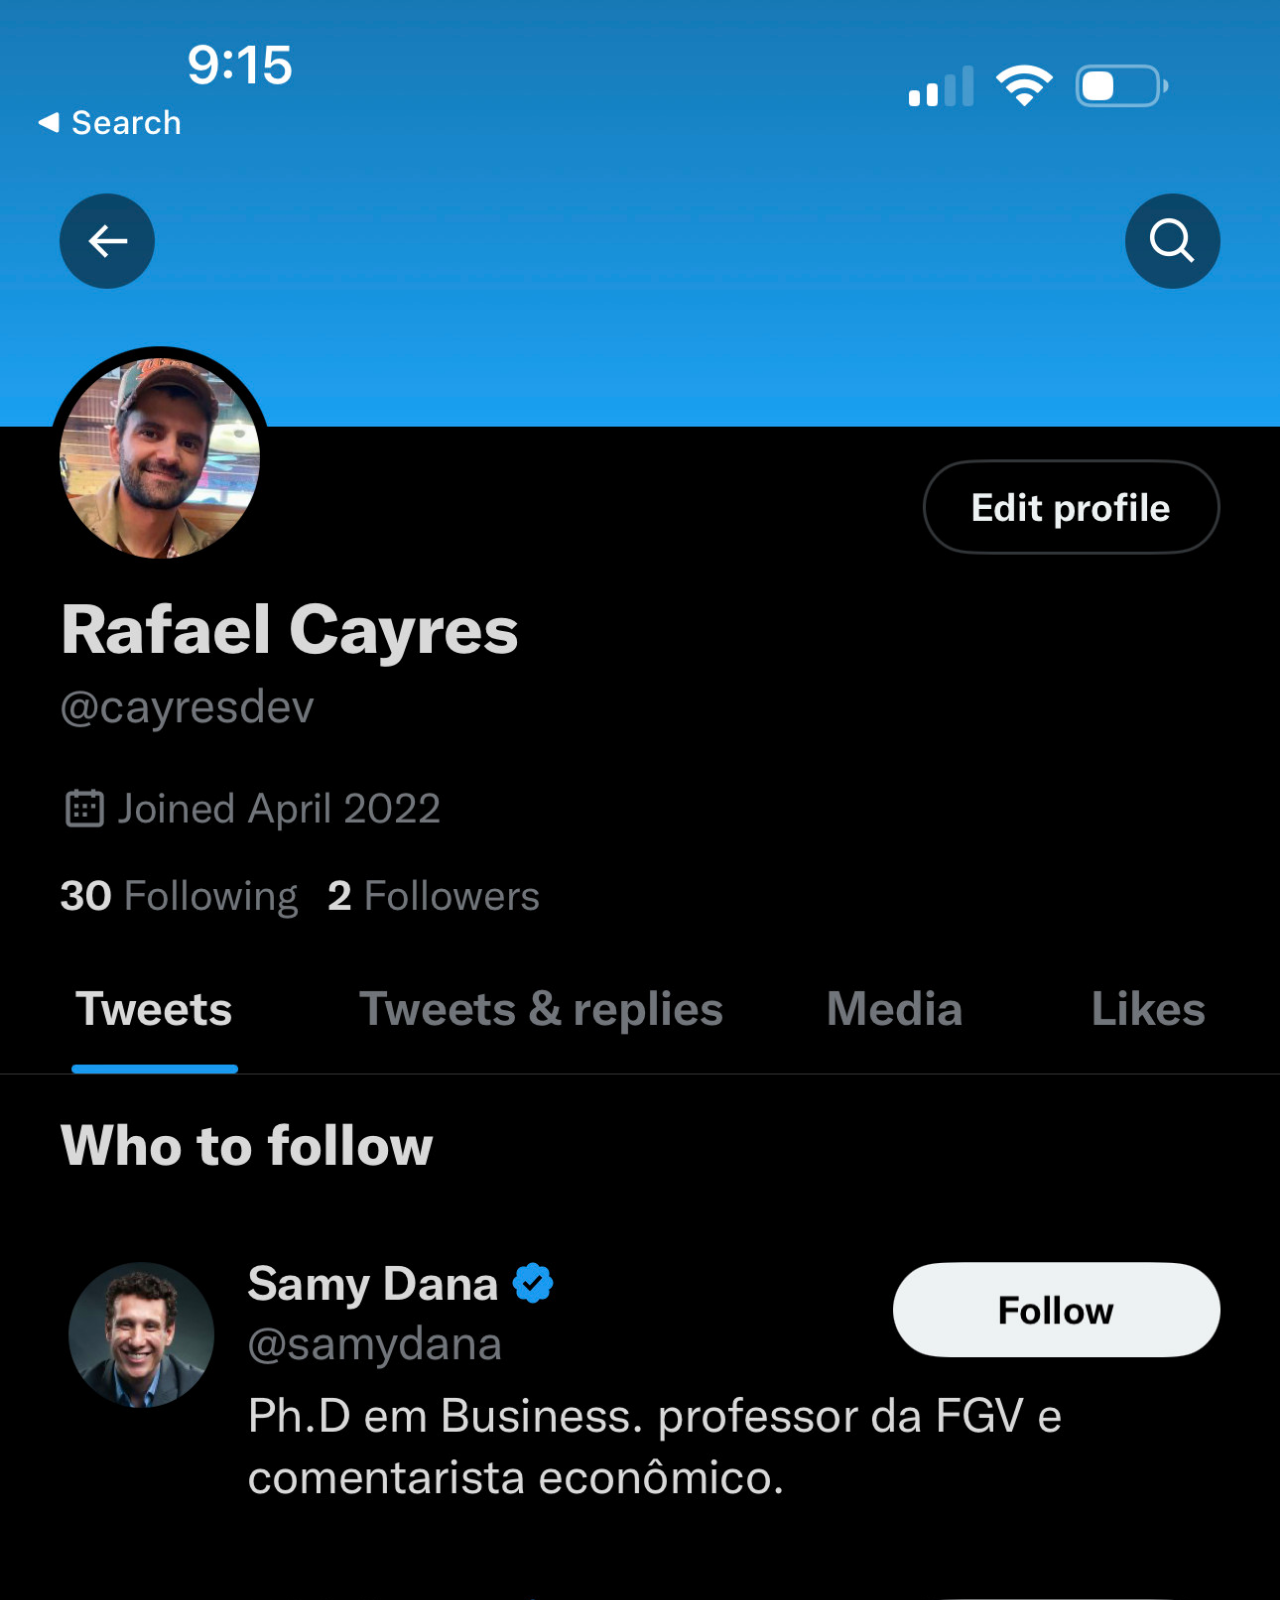
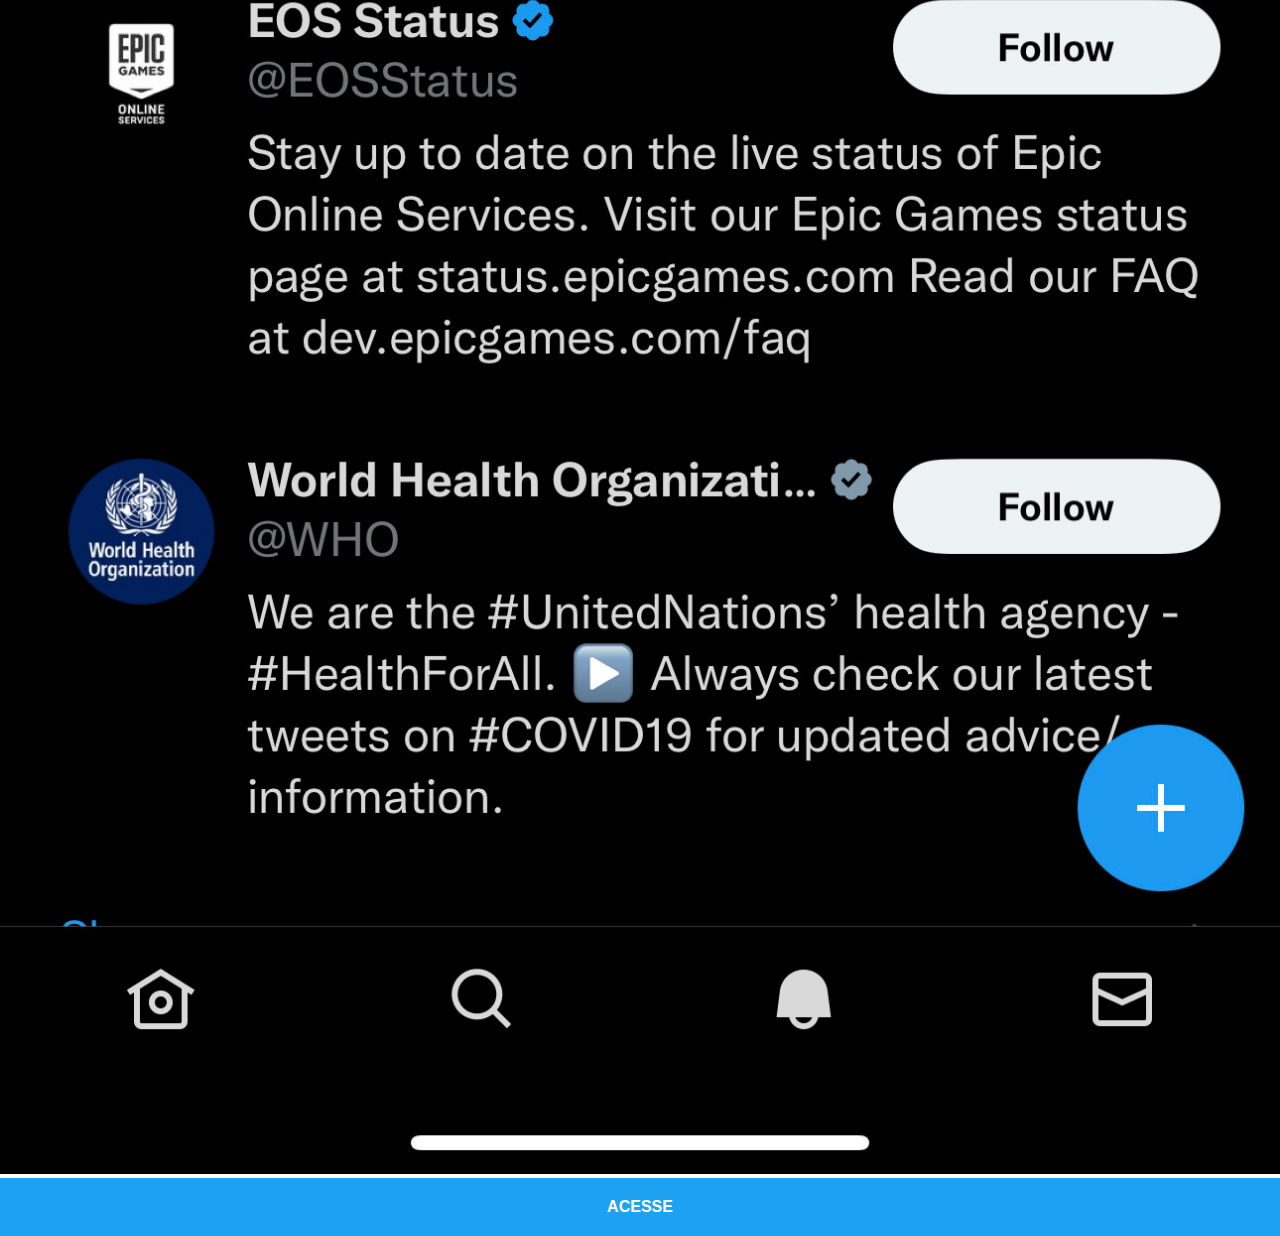
<file: twitter.html>
<!DOCTYPE html>
<html lang="en">
<head>
    <meta charset="UTF-8">
    <meta http-equiv="X-UA-Compatible" content="IE=edge">
    <meta name="viewport" content="width=device-width, initial-scale=1.0">
    <title>Twitter</title>
    <link rel="stylesheet" href="estilos/social.css">
</head>
<body>
    <img src="imagens/tela-twitter.jpg" alt="Twitter">
    <a id="twt" href="https://twitter.com/rafaelcayress" target="_blank">ACESSE</a>
</body>
</html>
</file>
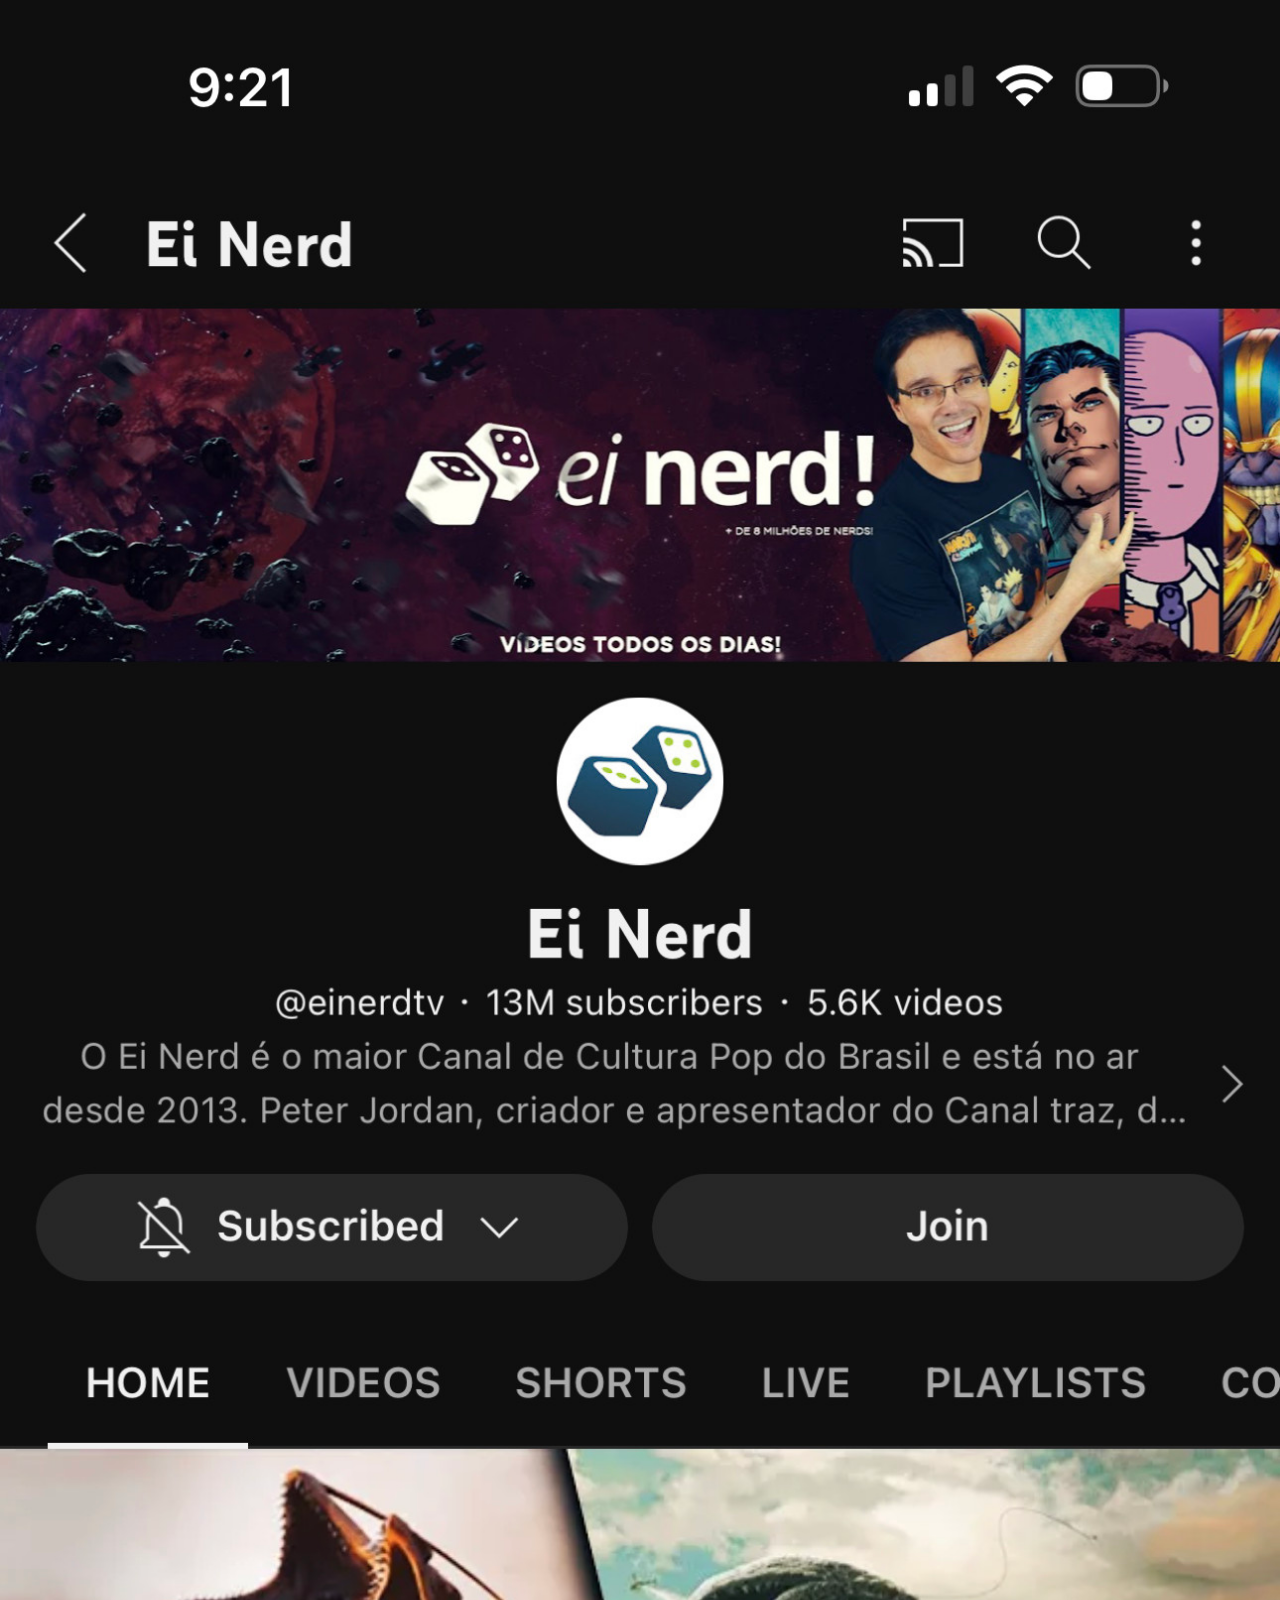
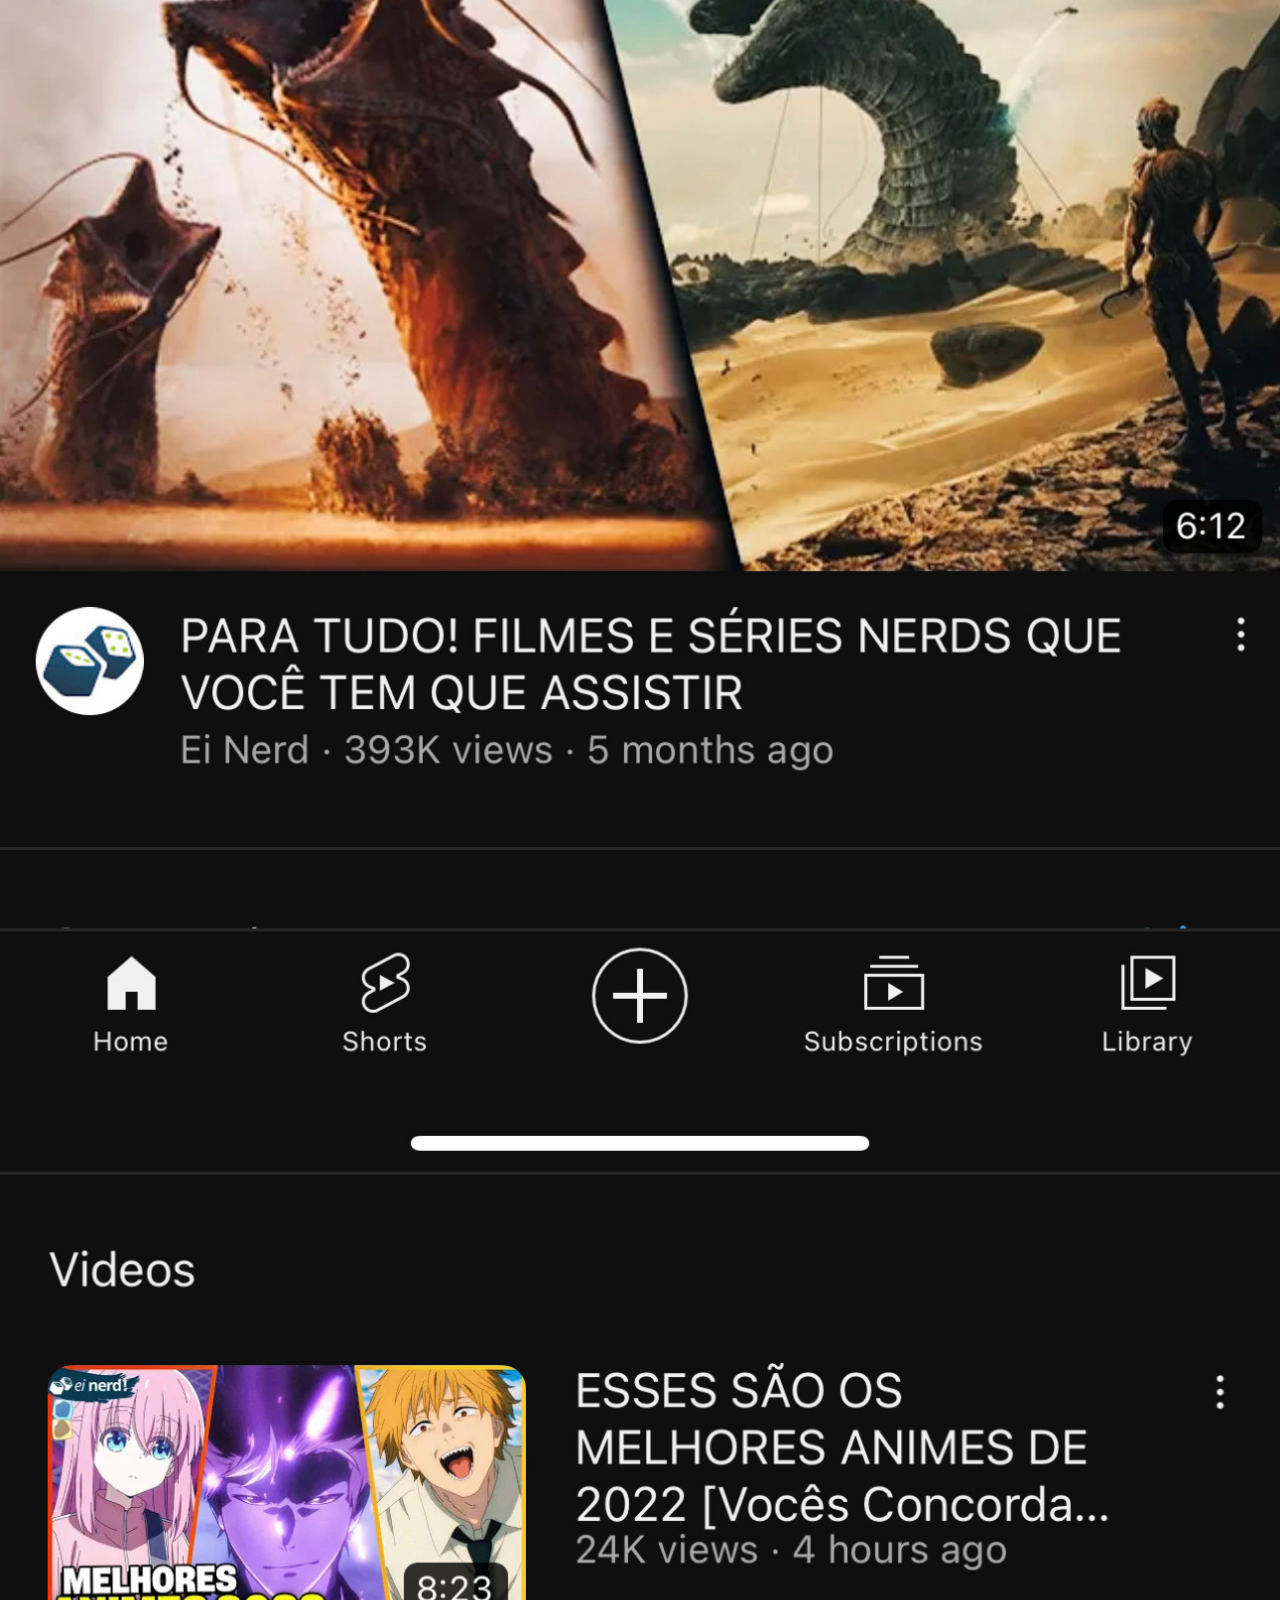
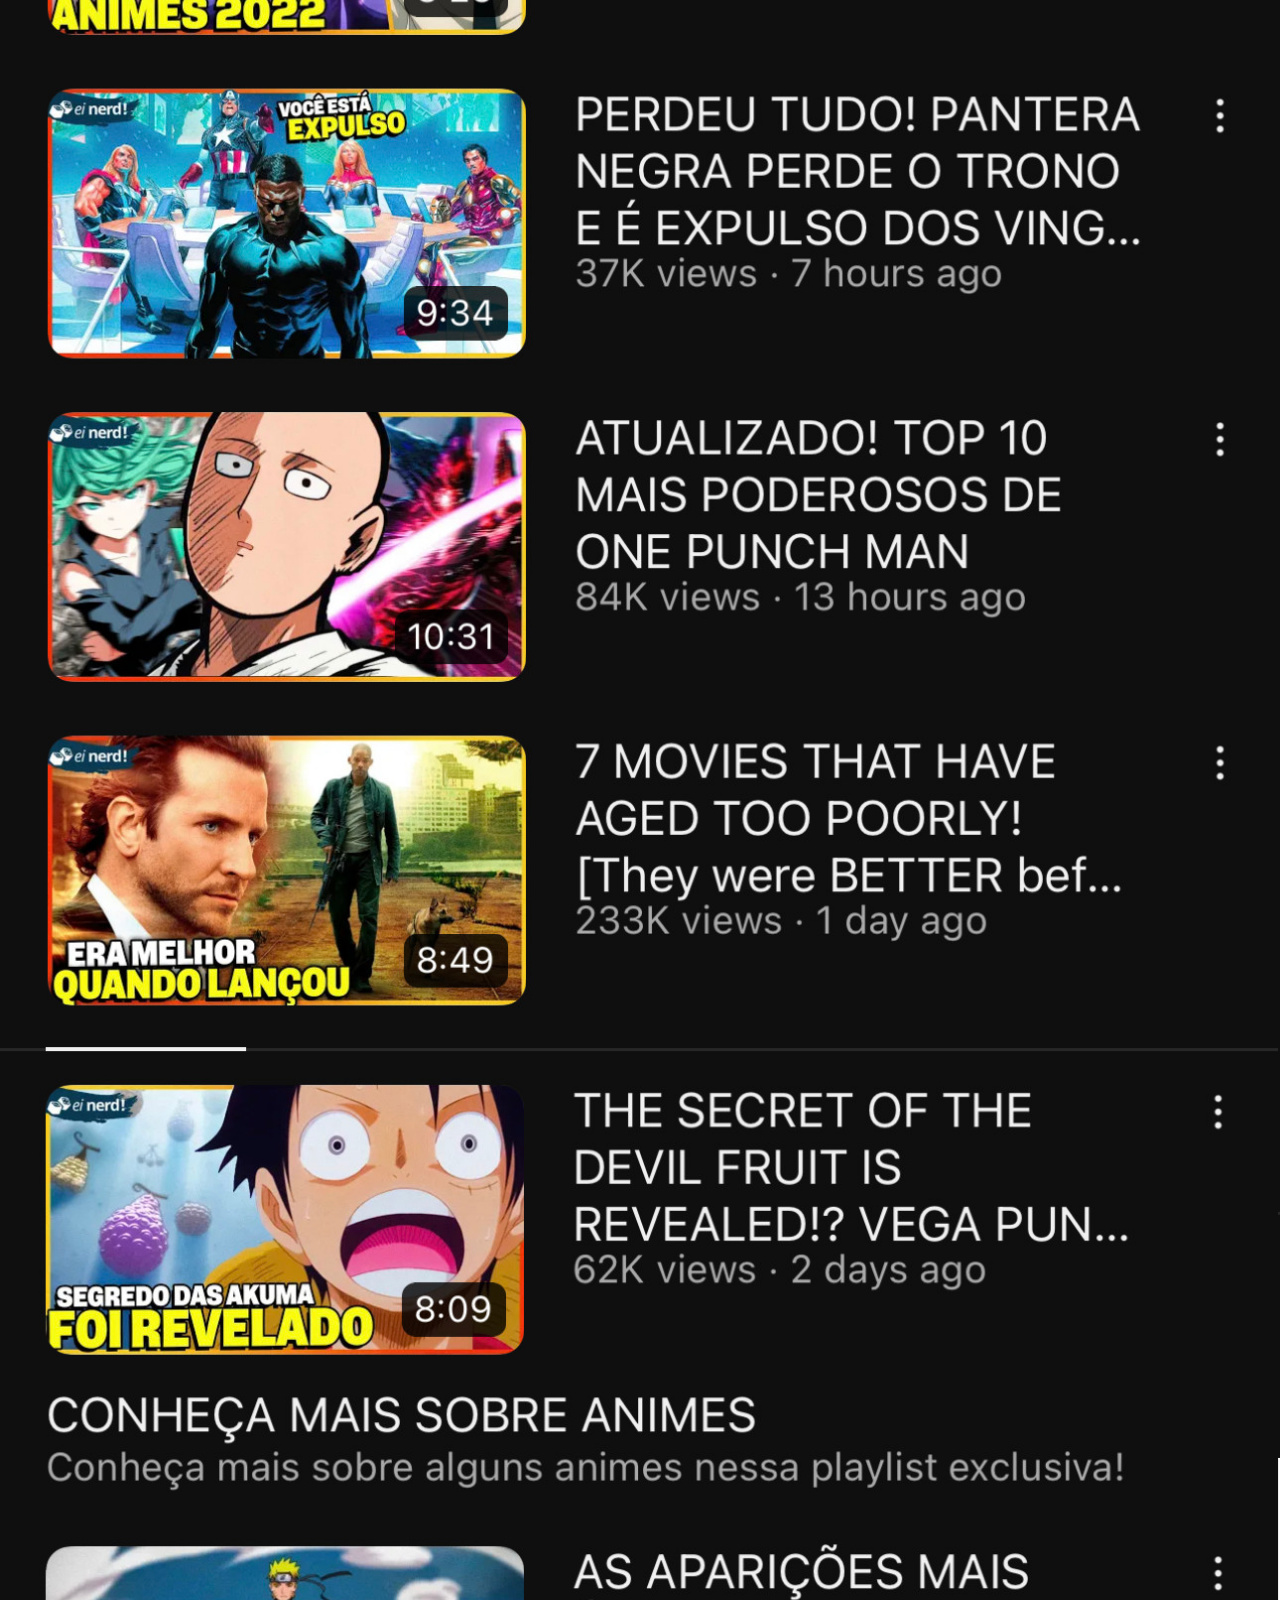
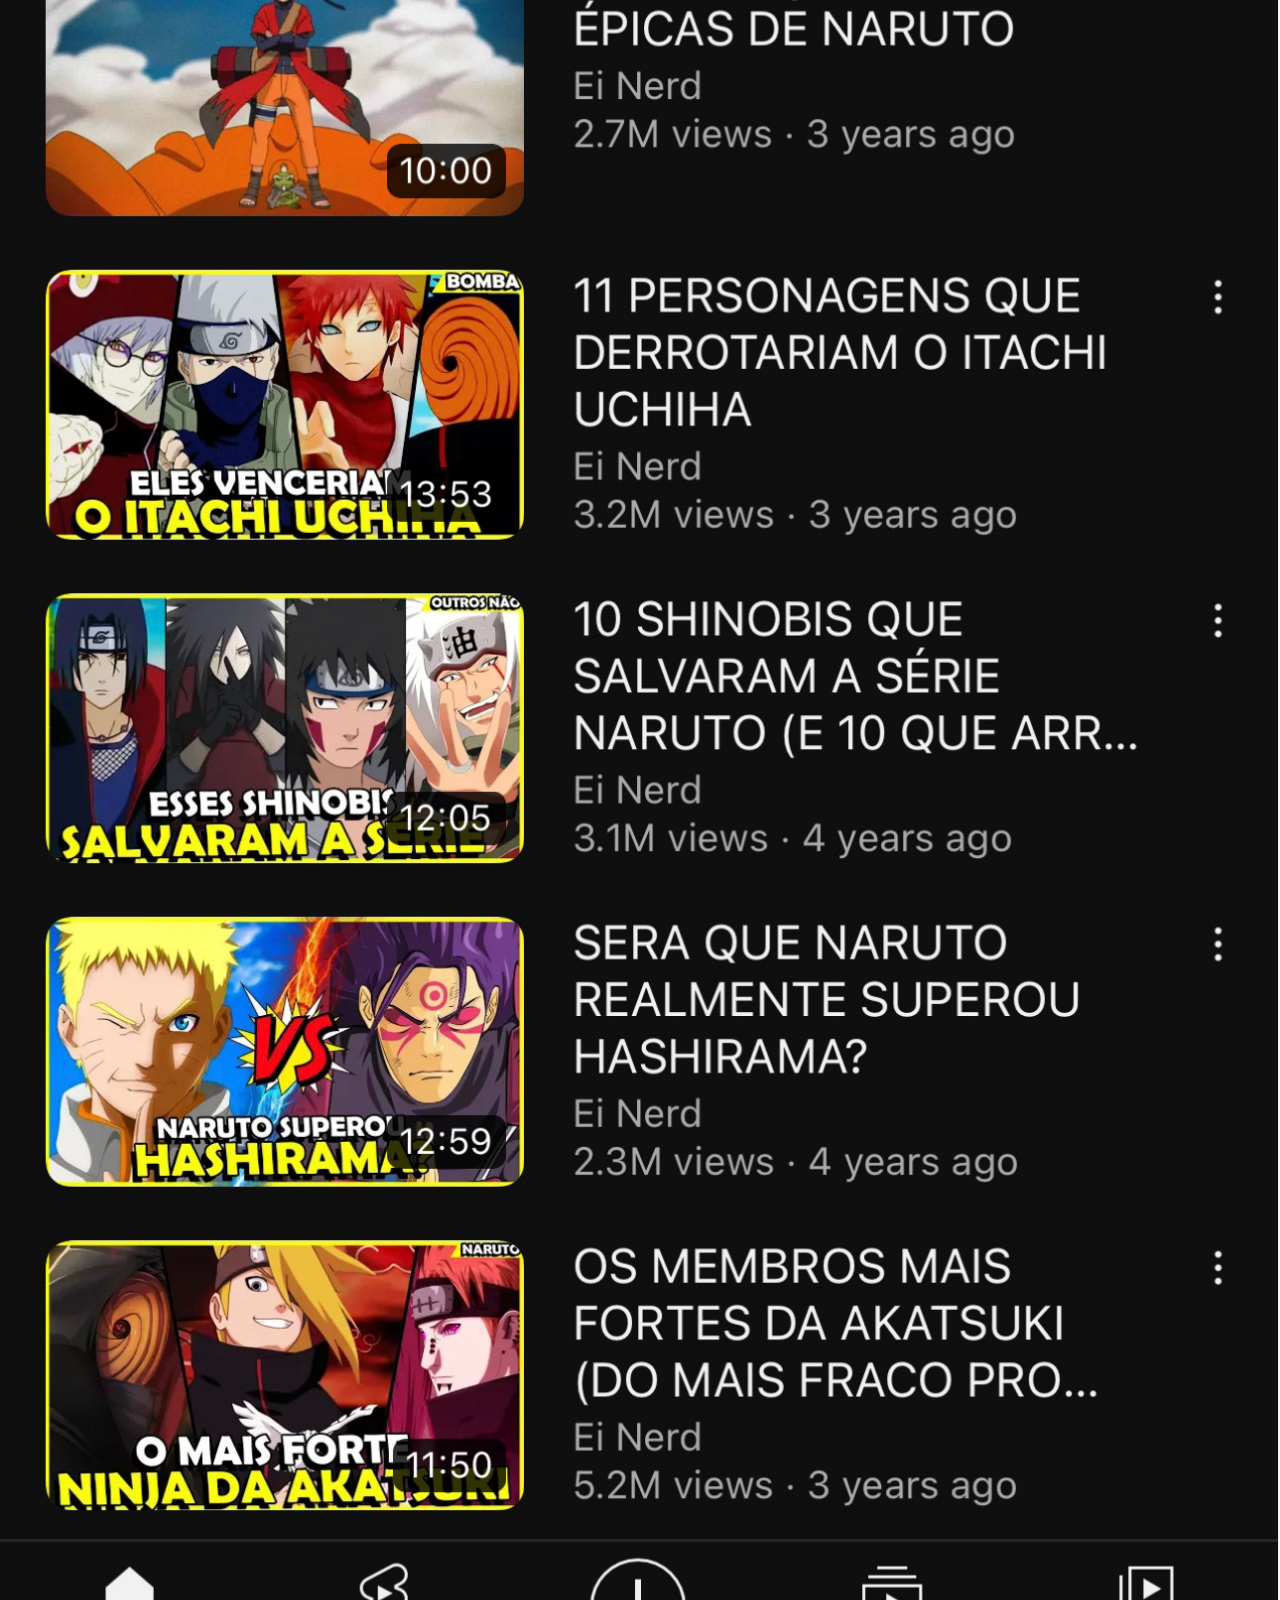
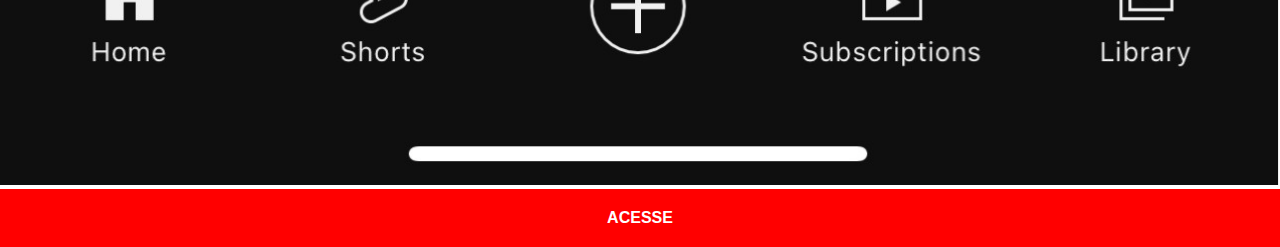
<file: youtube.html>
<!DOCTYPE html>
<html lang="en">
<head>
    <meta charset="UTF-8">
    <meta http-equiv="X-UA-Compatible" content="IE=edge">
    <meta name="viewport" content="width=device-width, initial-scale=1.0">
    <title>YouTube</title>
    <link rel="stylesheet" href="estilos/social.css">
</head>
<body>
    <img src="imagens/tela-youtube.jpg" alt="Youtube">
    <a id="yt" href="https://www.youtube.com/@einerdtv/videos" target="_blank">ACESSE</a>
    
</body>
</html>
</file>
<file: estilos/style.css>
@charset "UTF-8";

* {
    margin: 0px;
    padding: 0px;
    font-family: Arial, Helvetica, sans-serif;
}

html, body {
    height: 100vh;
    width: 100vw;
    background-color: black;
}

main {
    position: relative;
    height: 100vh;    
}

body {
    background: url('../imagens/fundo-madeira.jpg') no-repeat top center;
    background-size: cover;
    background-attachment: fixed;
}

section#telefone {
    position: absolute;
    top: 50%;
    left: 50%;
    transform: translate(-50%, -50%);

    height: 627px;
    width: 311px;
    background-color: aqua;
    background: url('../imagens/frame-iphone.png') no-repeat;
}

iframe#tela {
    position: relative;
    top: 80px;
    left: 22px;
    width: 267px;
    height: 471px;
}

section#redes-sociais {
    text-align: left;
}

section#redes-sociais img {
    width: 50px;
    margin: 10px;
    border-radius: 50%;
    box-shadow: 2px 2px 5px rgba(0, 0, 0, 0.404);
    box-sizing: border-box;
}

section#redes-sociais img:hover {
    border: 2px solid rgba(255, 255, 255, 0.568);
    transform: translate(-3px, -3px);
    box-shadow: 5px 5px 10px rgba(0, 0, 0, 0.616);
    transition: transform .2s, border 1s;
}
</file>
<file: estilos/social.css>
@charset "UTF-8";

* {
    margin: 0px;
    padding: 0px;
    font-family: Arial, Helvetica, sans-serif;
}

::-webkit-scrollbar {
    width: 0px;
    height: 0px;
}

img {
    width: 100vw;
}

a#yt {
    display: block;
    background-color: red;
    color: white;
    padding: 20px;
    text-align: center;
    font-weight: bolder;
    text-decoration: none;
}

a#twt {
    display: block;
    background-color: rgb(29, 161, 242);
    color: white;
    padding: 20px;
    text-align: center;
    font-weight: bolder;
    text-decoration: none;
}

a#gh {
    display: block;
    background-color: rgb(108, 198, 68);
    color: white;
    padding: 20px;
    text-align: center;
    font-weight: bolder;
    text-decoration: none;
}

a#inst {
    display: block;
    background-color: rgb(193, 53, 132);
    color: white;
    padding: 20px;
    text-align: center;
    font-weight: bolder;
    text-decoration: none;
}

a#fb {
    display: block;
    background-color: rgb(66, 103, 178);
    color: white;
    padding: 20px;
    text-align: center;
    font-weight: bolder;
    text-decoration: none;
}

a:hover {
    background-color: greenyellow;
}
</file>
